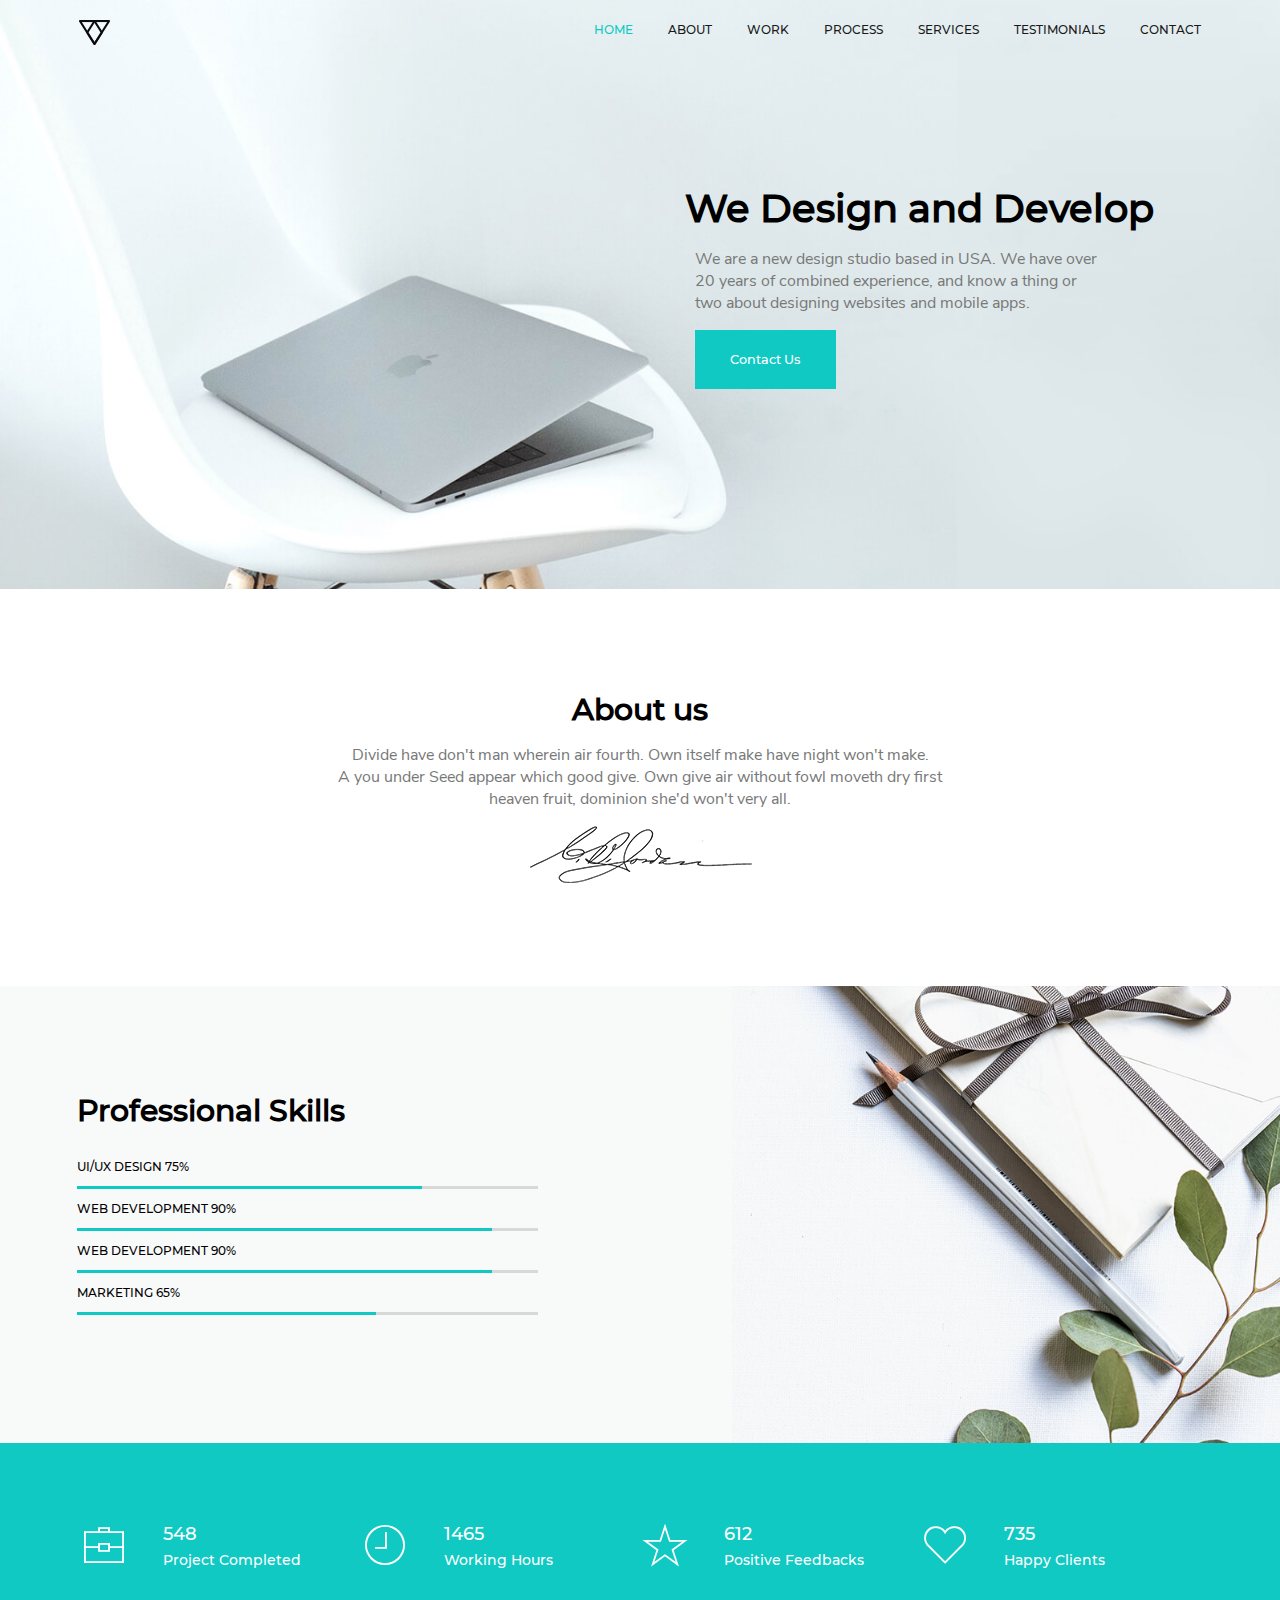
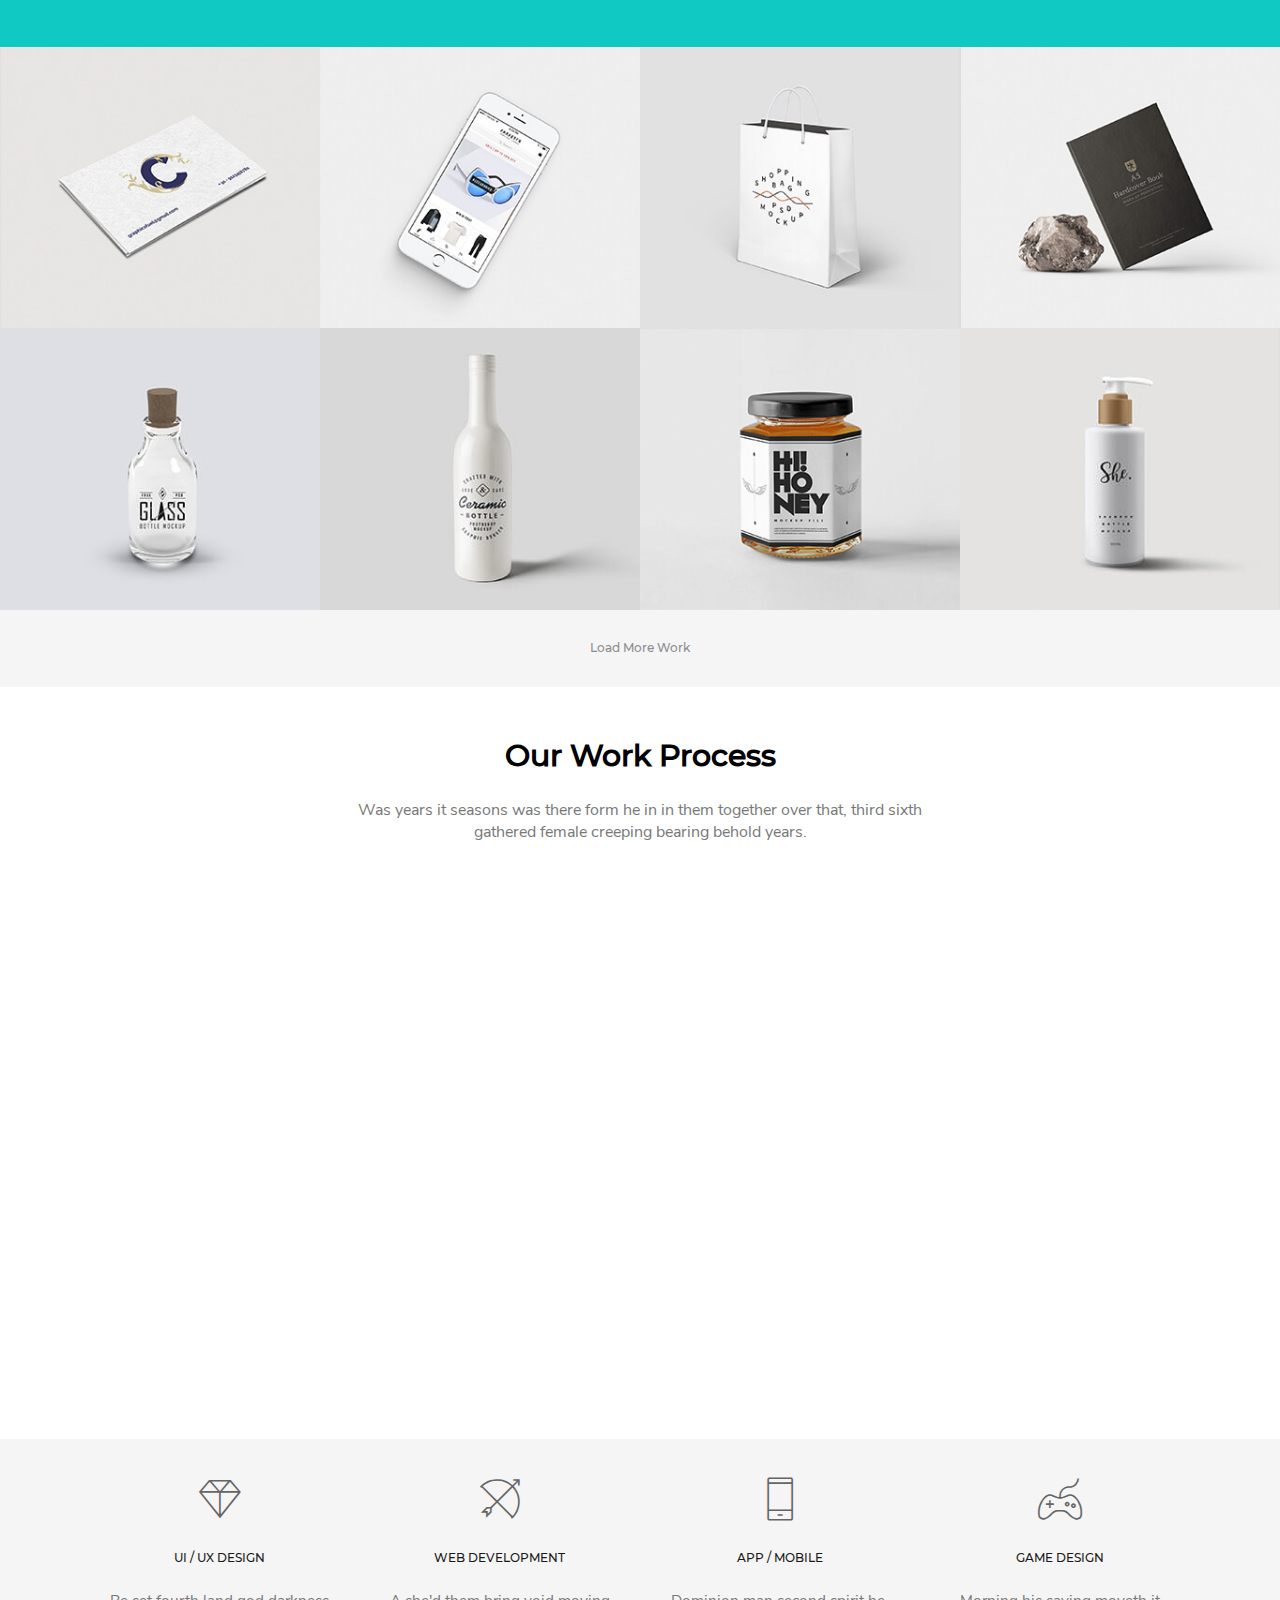
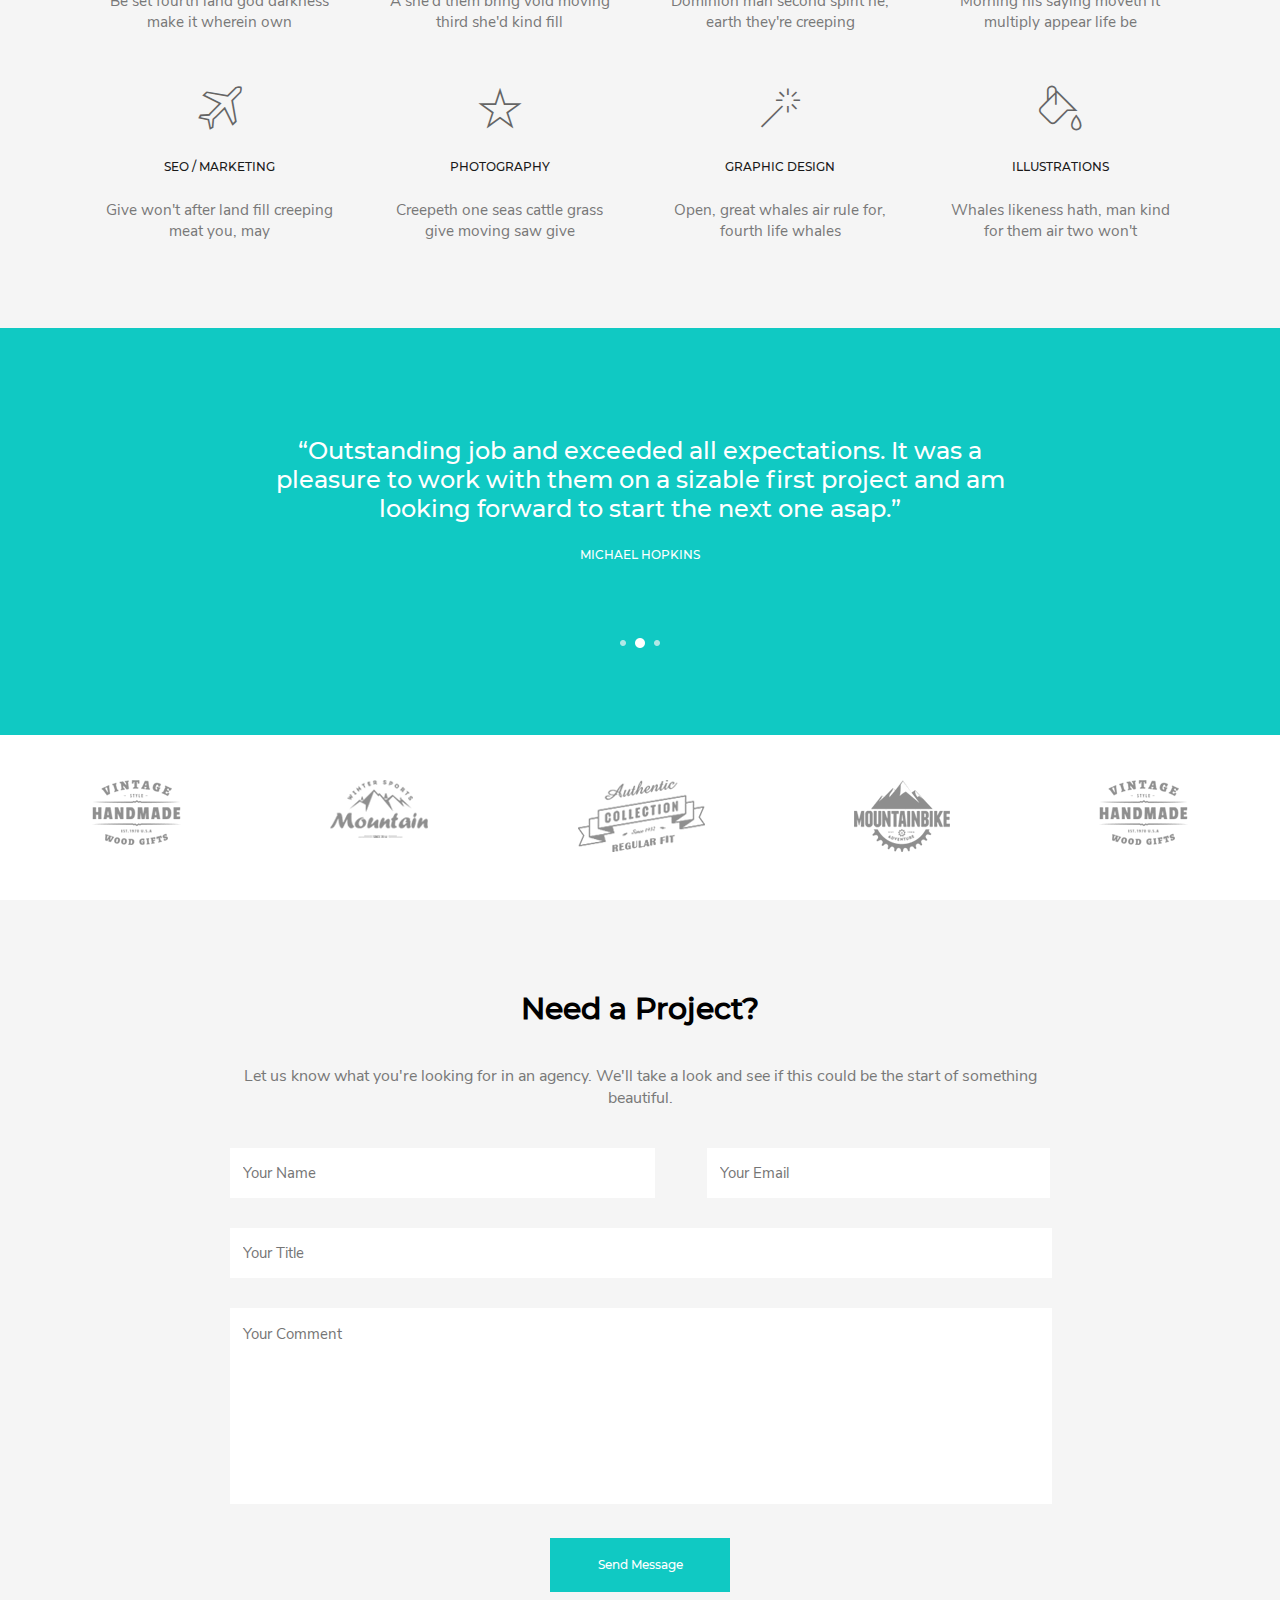
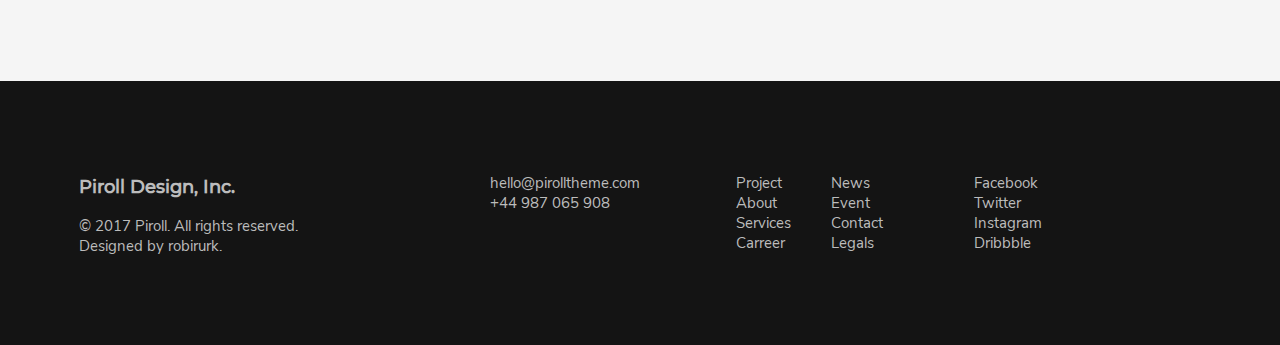
<file: index.html>
<!doctype html>
<html>
<head>
<meta charset="utf-8">
<title>One Page</title>
	<link rel="stylesheet" type="text/css" href="style/css.css">
	<meta name="viewport" content="width=device-width, initial-scale=1.0"> 
	<link rel="shortcut icon" type="image/png" href="img/fav.png">
</head>

<body>
	<!--Banner-->
	<div class="banner">
		<div class="header">
			<div class="logo"><a href="index.html"><img src="img/logo.png" alt="logo"></a></div>
			<ul class="menu-container">
				<li class="nav"><a href="02_Home.html" class="active">Home</a></li>
				<li class="nav"><a href="03_About.html">About</a></li>
				<li class="nav"><a href="#work">Work</a></li>
				<li class="nav"><a href="#process">Process</a></li>
				<li class="nav"><a href="#services">Services</a></li>
				<li class="nav"><a href="#testimonials">Testimonials</a></li>
				<li class="nav"><a href="05_Contact.html">Contact</a></li>
			</ul>
		</div>
		<div class="description">
		<h1>We Design and Develop</h1>
		<p class="description">We are a new design studio based in USA. We have over 
			20 years of combined experience, and know a thing or two 
			about designing websites and mobile apps.
			</p>
			<button class="contact-us"> Contact Us</button>
		</div>
	</div>
	<!-- End Banner-->
	
	<!-- About Us-->
	<div class="about-us">
		<h2>About us</h2>
		<p class="about-us">
		Divide have don't man wherein air fourth. Own itself make have night won't make. <br>
		A you under Seed appear which good give. Own give air without fowl moveth dry first 
		heaven fruit, dominion she'd won't very all.
		</p>
		<img src="img/signature.png" class="signature" alt="signature">
	</div>
	<!-- End About Us-->
	
	<!-- Professional Skill-->
	<div class="professional-skill">
	<div class="pro-skill">
	<h3>Professional Skills</h3>
	<p>UI/UX Design    75%</p>
		<div class="progress"><div class="percent75"></div></div>
	<p>web development    90%</p>
		<div class="progress"><div class="percent90"></div></div>
	<p>web development    90%</p>
		<div class="progress"><div class="percent90"></div></div>
	<p>marketing    65% </p>
		<div class="progress"><div class="percent65"></div></div>
	</div>
	</div>
	<!-- End Professional Skill-->
	
	<!--Statistic-->
	<div class="statistic">
		<div class="stat">
			<div class="icon"></div>
			<div class="info">
				<div class="info-number">548</div>
				<div class="info-name">Project Completed</div>
			</div>
		</div>
		<div class="stat">
			<div class="icon"></div>
			<div class="info">
				<div class="info-number">1465</div>
				<div class="info-name">Working Hours</div>
			</div>
		</div>
		<div class="stat">
			<div class="icon"></div>
			<div class="info">
				<div class="info-number">612</div>
				<div class="info-name">Positive Feedbacks</div>
			</div>
		</div>
		<div class="stat">
			<div class="icon"></div>
			<div class="info">
				<div class="info-number">735</div>
				<div class="info-name">Happy Clients</div>
			</div>
		</div>
	</div>
	<!--End Statistic-->
	
	<!--Image Gallery-->
	<div class="showcase">
		<div class="image-gallery">
			<div class="img-container">
	<img src="img/01_One Page/a.jpg" alt="gallery">
			<div class="overlay"></div>
			<div class="eye"></div>
			</div>
			<div class="img-container">
	<img src="img/01_One Page/b.jpg" alt="gallery">
			<div class="overlay"></div>
			<div class="eye"></div>
			</div>
			<div class="img-container">
	<img src="img/01_One Page/c.jpg" alt="gallery">
			<div class="overlay"></div>
			<div class="eye"></div>
			</div>
			<div class="img-container">
	<img src="img/01_One Page/d.jpg" alt="gallery">
			<div class="overlay"></div>
			<div class="eye"></div>
			</div>
			<div class="img-container">
	<img src="img/01_One Page/e.jpg" alt="gallery">
			<div class="overlay"></div>
			<div class="eye"></div>
			</div>
			<div class="img-container">
	<img src="img/01_One Page/f.jpg" alt="gallery">
			<div class="overlay"></div>
			<div class="eye"></div>
			</div>
			<div class="img-container">
	<img src="img/01_One Page/g.jpg" alt="gallery">
			<div class="overlay"></div>
			<div class="eye"></div>
			</div>
			<div class="img-container">
	<img src="img/01_One Page/h.jpg" alt="gallery">
			<div class="overlay"></div>
			<div class="eye"></div>
			</div>					
		</div>
		<button class="load-more">Load More Work</button>
	</div>
	<!--End Image Gallery-->
	
	<!--Our Work Process-->
	<div class="our-work-process">
		<h2> Our Work Process</h2>
		<p>Was years it seasons was there form he in in them together over that,
			third sixth gathered female creeping bearing behold years.</p>
		<iframe src="https://player.vimeo.com/video/434367298?color=e4e6df&title=0&byline=0&portrait=0&badge=0"></iframe>
	</div>
	<!--End Our Work Process-->
	
	<!--Features-->

	<div class="features">
		<div class="box">
			<div class="icon"></div>
			<div class="title">ui / ux design</div>
			<div class="text">Be set fourth land god darkness make it wherein own </div>
		</div>
		<div class="box">
			<div class="icon"></div>
			<div class="title">web development</div>
			<div class="text">A she'd them bring void moving third she'd kind fill</div>
		</div>
		<div class="box">
			<div class="icon"></div>
			<div class="title">app / mobile</div>
			<div class="text">Dominion man second spirit he, earth they're creeping</div>
		</div>
		<div class="box">
			<div class="icon"></div>
			<div class="title">game design</div>
			<div class="text">Morning his saying moveth it multiply appear life be</div>
		</div>
			<div class="box">
				<div class="icon"></div>
				<div class="title">SEO / marketing</div>
				<div class="text">Give won't after land fill creeping meat you, may</div>
			</div>
			<div class="box">
				<div class="icon"></div>
				<div class="title">photography</div>
				<div class="text">Creepeth one seas cattle grass give moving saw give</div>
			</div>
			<div class="box">
				<div class="icon"></div>
				<div class="title">graphic design</div>
				<div class="text">Open, great whales air rule for, fourth life whales</div>
			</div>
			<div class="box">
				<div class="icon"></div>
				<div class="title">illustrations</div>
				<div class="text">Whales likeness hath, man kind for them air two won't</div>
			</div>	
	</div>

	<!--End Features-->
	
	<!--Quotes-->
	<div class="quotes">
		<p class="quotes">“Outstanding job and exceeded all expectations. It was a pleasure 
						to work with them on a sizable first project and am looking 
						forward to start the next one asap.”</p>
		<p class="author">Michael Hopkins</p>
		<img class="pagination" src="img/01_One Page/pagination.png" alt="page">
	</div>
	<!--End Quotes-->
	
	<!--Partner-->
	<div class="partner">
		<div class="partner-icon">
			<img src="img/01_One Page/partner-icon/1.png" alt="partner">
			</div>
		<div class="partner-icon">
		<img src="img/01_One Page/partner-icon/2.png" alt="partner">
			</div>
		<div class="partner-icon">
		<img src="img/01_One Page/partner-icon/3.png" alt="partner">
			</div>
		<div class="partner-icon">
		<img src="img/01_One Page/partner-icon/4.png" alt="partner">
			</div>
		<div class="partner-icon">
		<img src="img/01_One Page/partner-icon/1.png" alt="partner">
			</div>
	</div>
	<!--End Partner-->
	
<!--Form-->
<!--End Form-->
	<div class="form">
		<h2>Need a Project?</h2>
		<p>Let us know what you're looking for in an agency. We'll take a look and see 
			if this could be the start of something beautiful.</p>
		<form name="apply">
			<div class="name-email">
		<input name="yourname" type="text" placeholder="Your Name" class="yourname" required> 
		<input name="youremail" type="email" placeholder="Your Email" class="youremail" required>
			</div>
		<input name="yourtitle" type="text" placeholder="Your Title" class="yourtitle" required> 
		<textarea class="yourcomment" placeholder="Your Comment"></textarea>
		<input type="submit" value="Send Message">
		</form>
	</div>
	<!--Footer-->
	<div class="footer">
		<div class="footerpart1">
			<div class="copyright">
				<h3>Piroll Design, Inc.</h3>
				© 2017 Piroll. All rights reserved. <br>
				Designed by robirurk. <br>
			</div>
			<div class="contact-info">
				<p>
					hello@pirolltheme.com<br>
					+44 987 065 908 
				</p>
				</div>
		</div>
		<div class="footerpart2">
			<div class="menu1">
				<ul>
				<li><a href="04_Project-Single.html">Project</a></li>
				<li><a href="03_About.html">About</a></li>
				<li><a href="#">Services</a></li>
				<li><a href="#">Carreer</a></li>
				</ul>
				</div>
			<div class="menu2">
				<ul>
				<li><a href="#">News</a></li>
				<li><a href="#">Event</a></li>
				<li><a href="05_Contact.html">Contact</a></li>
				<li><a href="#">Legals</a></li>
				</ul>
				</div>
			<div class="social">
				<ul>
				<li><a href="#">Facebook</a></li>
				<li><a href="#">Twitter</a></li>
				<li><a href="#">Instagram</a></li>
				<li><a href="#">Dribbble</a></li>
				</ul>
				</div>
		</div>	
	</div>
<!--End Footer-->
</body>
</html>
</file>
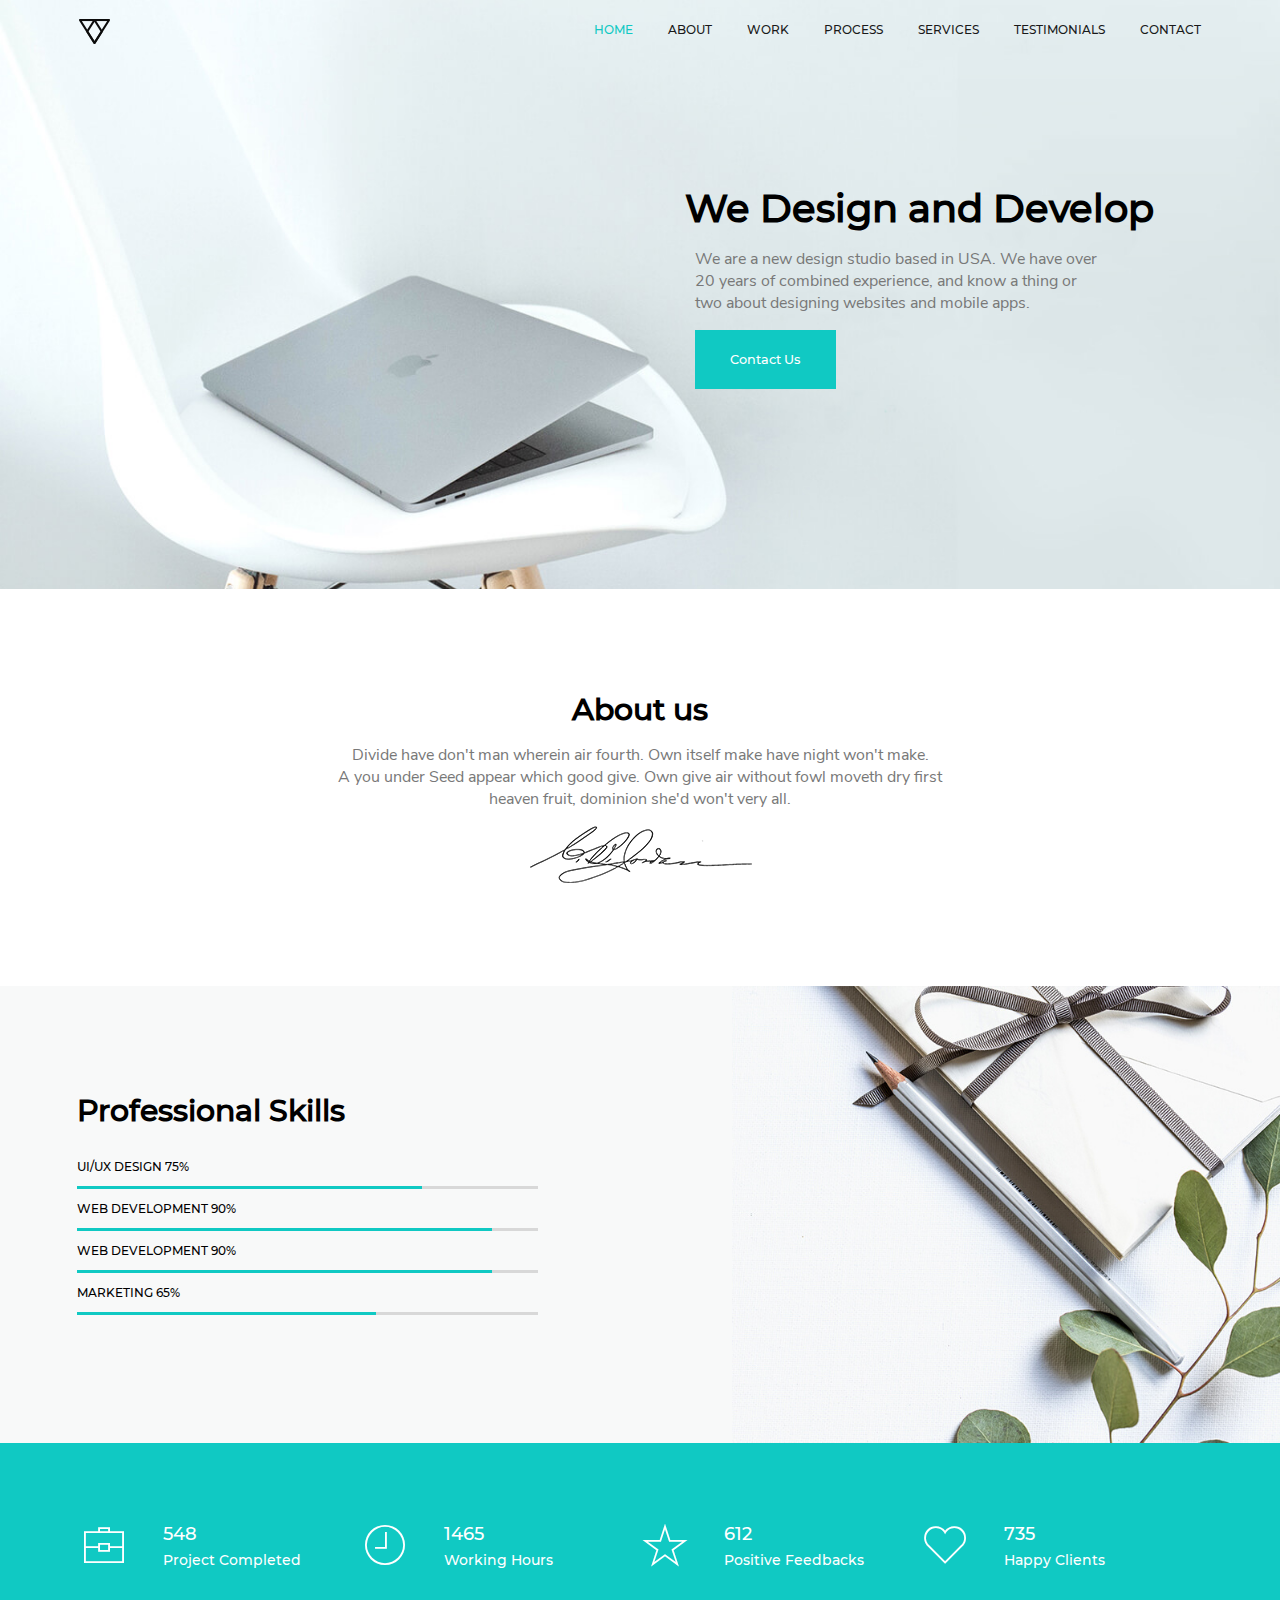
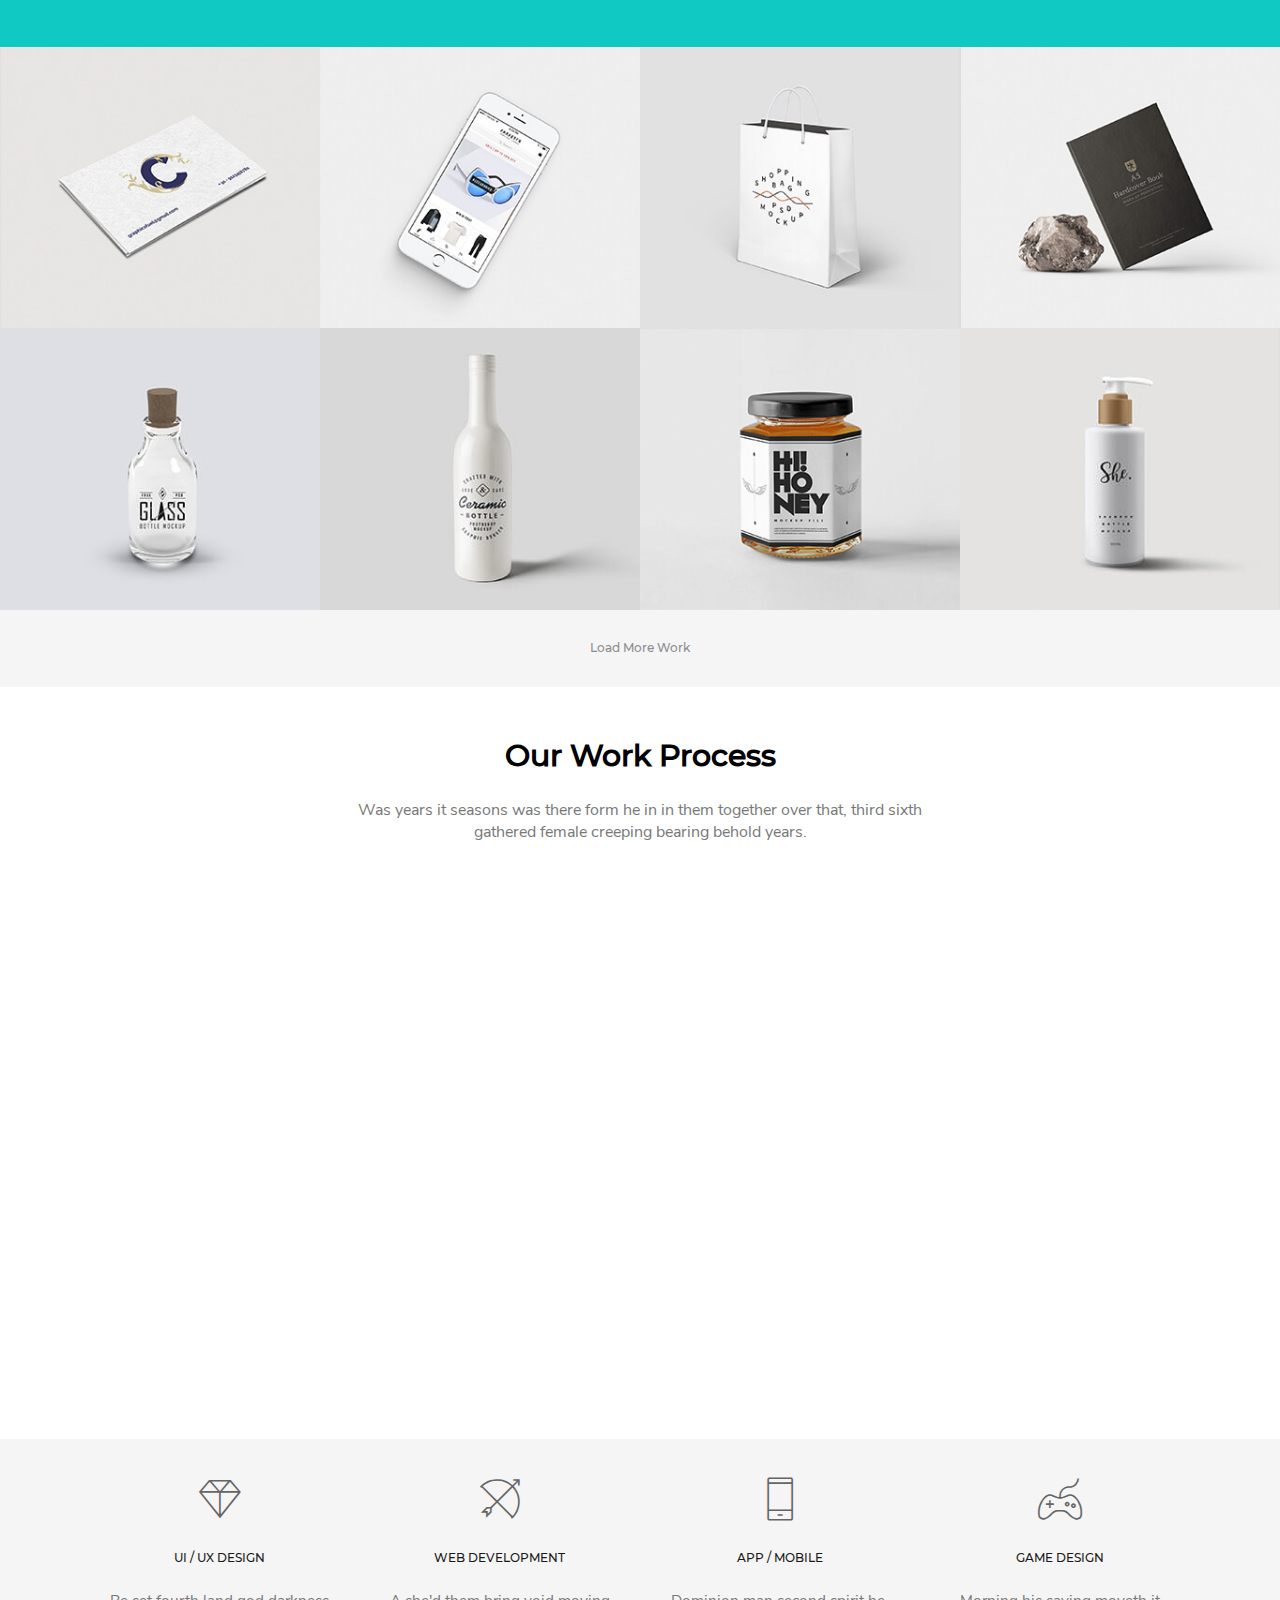
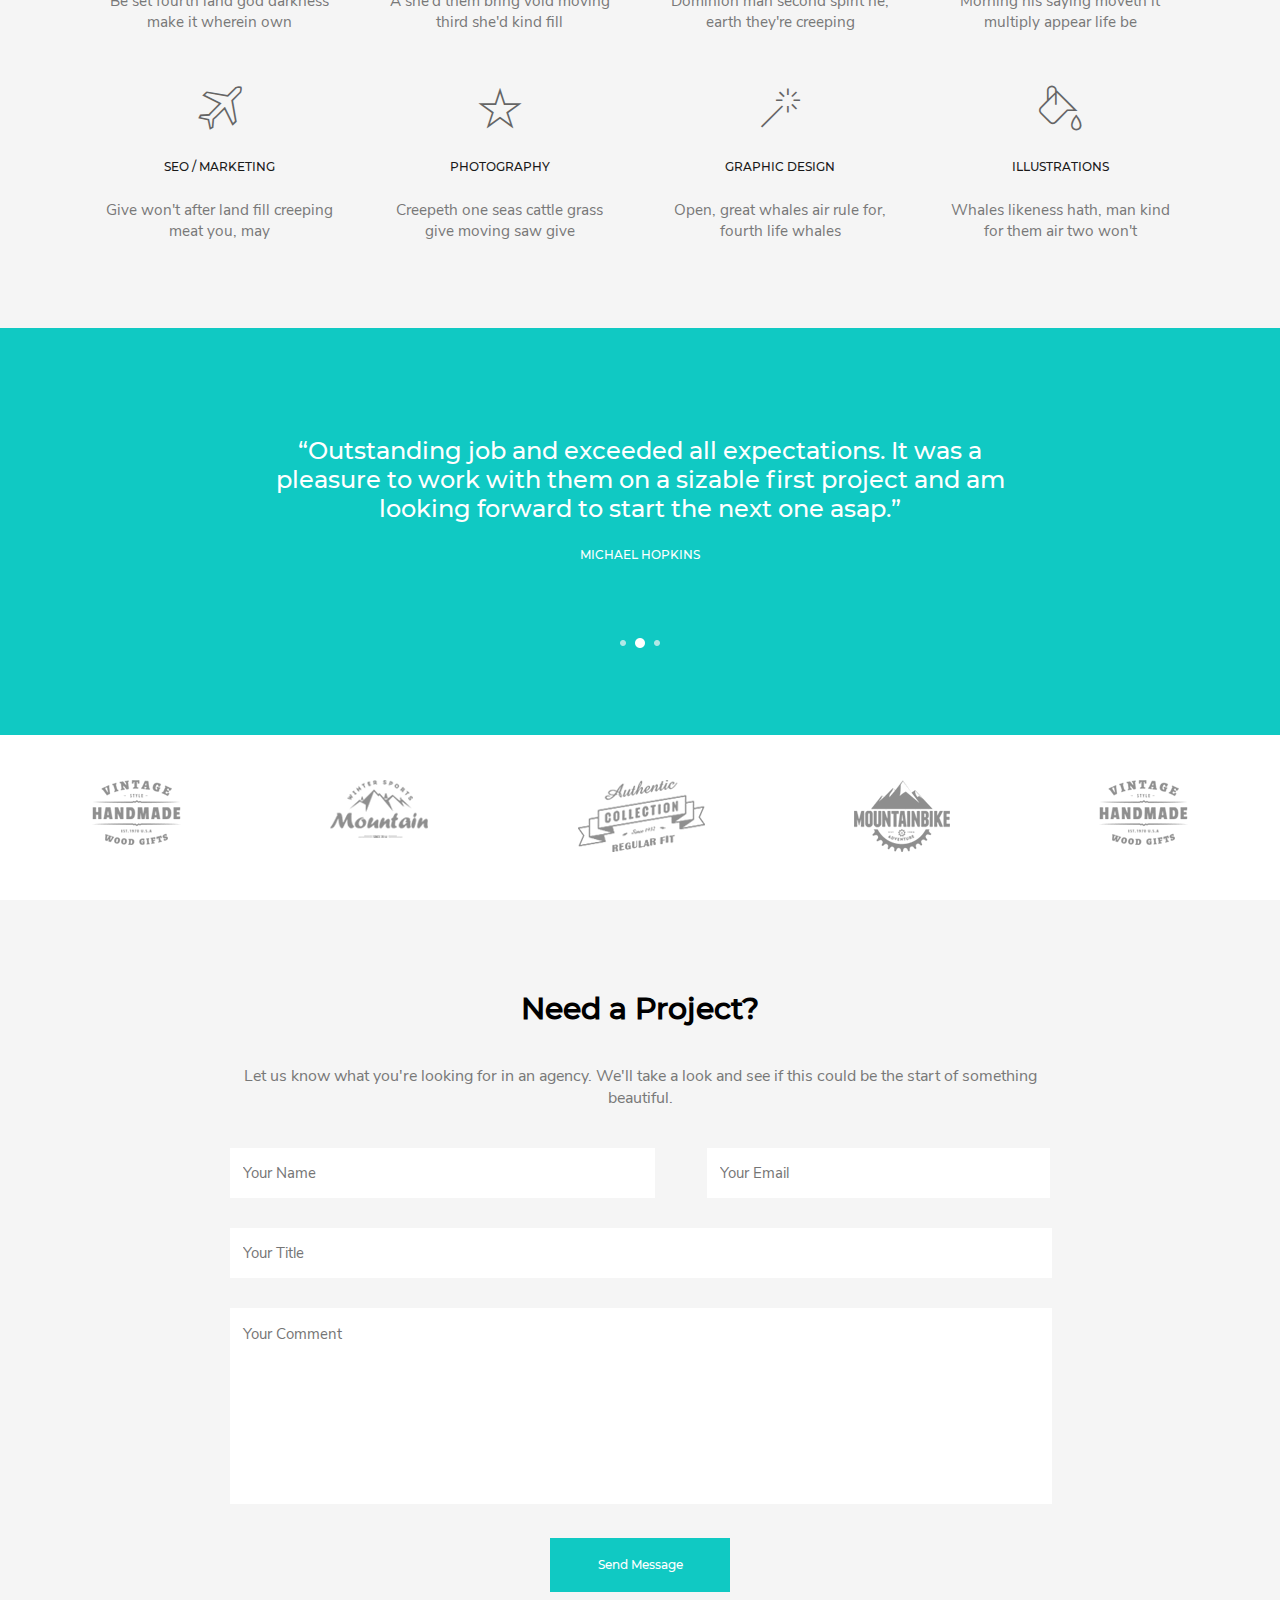
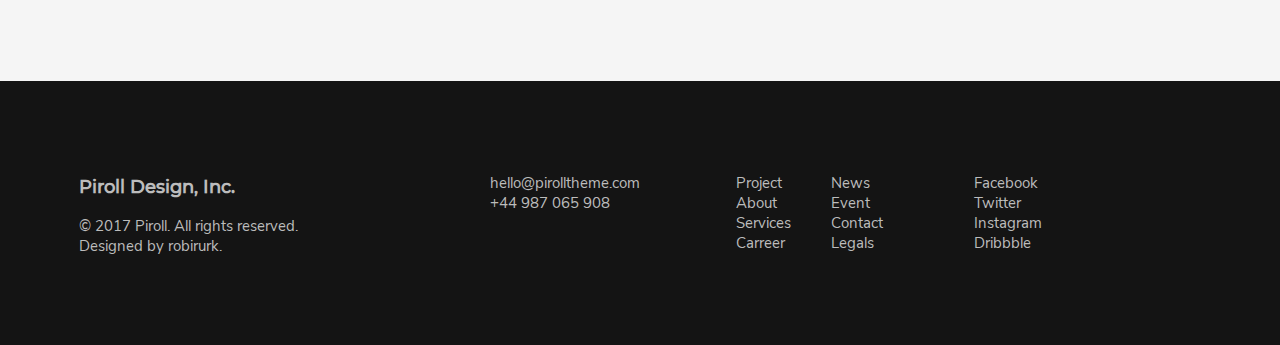
<file: Clone/index.html>
<!doctype html>
<html>
<head>
<meta charset="utf-8">
<title>One Page</title>
	<link rel="stylesheet" type="text/css" href="style/css.css">
	<meta name="viewport" content="width=device-width, initial-scale=1.0"> 
	<link rel="shortcut icon" type="image/png" href="img/fav.png">
</head>

<body>
	<!--Banner-->
	<div class="banner">
		<div class="header">
			<div class="logo"><a href="index.html"><img src="img/logo.png" alt="logo"></a></div>
			<ul class="menu-container">
				<li class="nav"><a href="test.html" class="active">Home</a></li>
				<li class="nav"><a href="03_About.html">About</a></li>
				<li class="nav"><a href="#work">Work</a></li>
				<li class="nav"><a href="#process">Process</a></li>
				<li class="nav"><a href="#services">Services</a></li>
				<li class="nav"><a href="#testimonials">Testimonials</a></li>
				<li class="nav"><a href="05_Contact.html">Contact</a></li>
			</ul>
		</div>
		<div class="description">
		<h1>We Design and Develop</h1>
		<p class="description">We are a new design studio based in USA. We have over 
			20 years of combined experience, and know a thing or two 
			about designing websites and mobile apps.
			</p>
			<button class="contact-us"> Contact Us</button>
		</div>
	</div>
	<!-- End Banner-->
	
	<!-- About Us-->
	<div class="about-us">
		<h2>About us</h2>
		<p class="about-us">
		Divide have don't man wherein air fourth. Own itself make have night won't make. <br>
		A you under Seed appear which good give. Own give air without fowl moveth dry first 
		heaven fruit, dominion she'd won't very all.
		</p>
		<img src="img/signature.png" class="signature" alt="signature">
	</div>
	<!-- End About Us-->
	
	<!-- Professional Skill-->
	<div class="professional-skill">
	<div class="pro-skill">
	<h3>Professional Skills</h3>
	<p>UI/UX Design    75%</p>
		<div class="progress"><div class="percent75"></div></div>
	<p>web development    90%</p>
		<div class="progress"><div class="percent90"></div></div>
	<p>web development    90%</p>
		<div class="progress"><div class="percent90"></div></div>
	<p>marketing    65% </p>
		<div class="progress"><div class="percent65"></div></div>
	</div>
	</div>
	<!-- End Professional Skill-->
	
	<!--Statistic-->
	<div class="statistic">
		<div class="stat">
			<div class="icon"></div>
			<div class="info">
				<div class="info-number">548</div>
				<div class="info-name">Project Completed</div>
			</div>
		</div>
		<div class="stat">
			<div class="icon"></div>
			<div class="info">
				<div class="info-number">1465</div>
				<div class="info-name">Working Hours</div>
			</div>
		</div>
		<div class="stat">
			<div class="icon"></div>
			<div class="info">
				<div class="info-number">612</div>
				<div class="info-name">Positive Feedbacks</div>
			</div>
		</div>
		<div class="stat">
			<div class="icon"></div>
			<div class="info">
				<div class="info-number">735</div>
				<div class="info-name">Happy Clients</div>
			</div>
		</div>
	</div>
	<!--End Statistic-->
	
	<!--Image Gallery-->
	<div class="showcase">
		<div class="image-gallery">
			<div class="img-container">
	<img src="img/01_One Page/a.jpg" alt="gallery">
			<div class="overlay"></div>
			<div class="eye"></div>
			</div>
			<div class="img-container">
	<img src="img/01_One Page/b.jpg" alt="gallery">
			<div class="overlay"></div>
			<div class="eye"></div>
			</div>
			<div class="img-container">
	<img src="img/01_One Page/c.jpg" alt="gallery">
			<div class="overlay"></div>
			<div class="eye"></div>
			</div>
			<div class="img-container">
	<img src="img/01_One Page/d.jpg" alt="gallery">
			<div class="overlay"></div>
			<div class="eye"></div>
			</div>
			<div class="img-container">
	<img src="img/01_One Page/e.jpg" alt="gallery">
			<div class="overlay"></div>
			<div class="eye"></div>
			</div>
			<div class="img-container">
	<img src="img/01_One Page/f.jpg" alt="gallery">
			<div class="overlay"></div>
			<div class="eye"></div>
			</div>
			<div class="img-container">
	<img src="img/01_One Page/g.jpg" alt="gallery">
			<div class="overlay"></div>
			<div class="eye"></div>
			</div>
			<div class="img-container">
	<img src="img/01_One Page/h.jpg" alt="gallery">
			<div class="overlay"></div>
			<div class="eye"></div>
			</div>					
		</div>
		<button class="load-more">Load More Work</button>
	</div>
	<!--End Image Gallery-->
	
	<!--Our Work Process-->
	<div class="our-work-process">
		<h2> Our Work Process</h2>
		<p>Was years it seasons was there form he in in them together over that,
			third sixth gathered female creeping bearing behold years.</p>
		<iframe src="https://www.youtube.com/embed/ajD2WZioOOc"></iframe>
	</div>
	<!--End Our Work Process-->
	
	<!--Features-->

	<div class="features">
		<div class="box">
			<div class="icon"></div>
			<div class="title">ui / ux design</div>
			<div class="text">Be set fourth land god darkness make it wherein own </div>
		</div>
		<div class="box">
			<div class="icon"></div>
			<div class="title">web development</div>
			<div class="text">A she'd them bring void moving third she'd kind fill</div>
		</div>
		<div class="box">
			<div class="icon"></div>
			<div class="title">app / mobile</div>
			<div class="text">Dominion man second spirit he, earth they're creeping</div>
		</div>
		<div class="box">
			<div class="icon"></div>
			<div class="title">game design</div>
			<div class="text">Morning his saying moveth it multiply appear life be</div>
		</div>
			<div class="box">
				<div class="icon"></div>
				<div class="title">SEO / marketing</div>
				<div class="text">Give won't after land fill creeping meat you, may</div>
			</div>
			<div class="box">
				<div class="icon"></div>
				<div class="title">photography</div>
				<div class="text">Creepeth one seas cattle grass give moving saw give</div>
			</div>
			<div class="box">
				<div class="icon"></div>
				<div class="title">graphic design</div>
				<div class="text">Open, great whales air rule for, fourth life whales</div>
			</div>
			<div class="box">
				<div class="icon"></div>
				<div class="title">illustrations</div>
				<div class="text">Whales likeness hath, man kind for them air two won't</div>
			</div>	
	</div>

	<!--End Features-->
	
	<!--Quotes-->
	<div class="quotes">
		<p class="quotes">“Outstanding job and exceeded all expectations. It was a pleasure 
						to work with them on a sizable first project and am looking 
						forward to start the next one asap.”</p>
		<p class="author">Michael Hopkins</p>
		<img class="pagination" src="img/01_One Page/pagination.png" alt="page">
	</div>
	<!--End Quotes-->
	
	<!--Partner-->
	<div class="partner">
		<div class="partner-icon">
			<img src="img/01_One Page/partner-icon/1.png" alt="partner">
			</div>
		<div class="partner-icon">
		<img src="img/01_One Page/partner-icon/2.png" alt="partner">
			</div>
		<div class="partner-icon">
		<img src="img/01_One Page/partner-icon/3.png" alt="partner">
			</div>
		<div class="partner-icon">
		<img src="img/01_One Page/partner-icon/4.png" alt="partner">
			</div>
		<div class="partner-icon">
		<img src="img/01_One Page/partner-icon/1.png" alt="partner">
			</div>
	</div>
	<!--End Partner-->
	
<!--Form-->
<!--End Form-->
	<div class="form">
		<h2>Need a Project?</h2>
		<p>Let us know what you're looking for in an agency. We'll take a look and see 
			if this could be the start of something beautiful.</p>
		<form name="apply">
			<div class="name-email">
		<input name="yourname" type="text" placeholder="Your Name" class="yourname" required> 
		<input name="youremail" type="email" placeholder="Your Email" class="youremail" required>
			</div>
		<input name="yourtitle" type="text" placeholder="Your Title" class="yourtitle" required> 
		<textarea class="yourcomment" placeholder="Your Comment"></textarea>
		<input type="submit" value="Send Message">
		</form>
	</div>
	<!--Footer-->
	<div class="footer">
		<div class="footerpart1">
			<div class="copyright">
				<h3>Piroll Design, Inc.</h3>
				© 2017 Piroll. All rights reserved. <br>
				Designed by robirurk. <br>
			</div>
			<div class="contact-info">
				<p>
					hello@pirolltheme.com<br>
					+44 987 065 908 
				</p>
				</div>
		</div>
		<div class="footerpart2">
			<div class="menu1">
				<ul>
				<li><a href="04_Project-Single.html">Project</a></li>
				<li><a href="03_About.html">About</a></li>
				<li><a href="#">Services</a></li>
				<li><a href="#">Carreer</a></li>
				</ul>
				</div>
			<div class="menu2">
				<ul>
				<li><a href="#">News</a></li>
				<li><a href="#">Event</a></li>
				<li><a href="05_Contact.html">Contact</a></li>
				<li><a href="#">Legals</a></li>
				</ul>
				</div>
			<div class="social">
				<ul>
				<li><a href="#">Facebook</a></li>
				<li><a href="#">Twitter</a></li>
				<li><a href="#">Instagram</a></li>
				<li><a href="#">Dribbble</a></li>
				</ul>
				</div>
		</div>	
	</div>
<!--End Footer-->
</body>
</html>
</file>
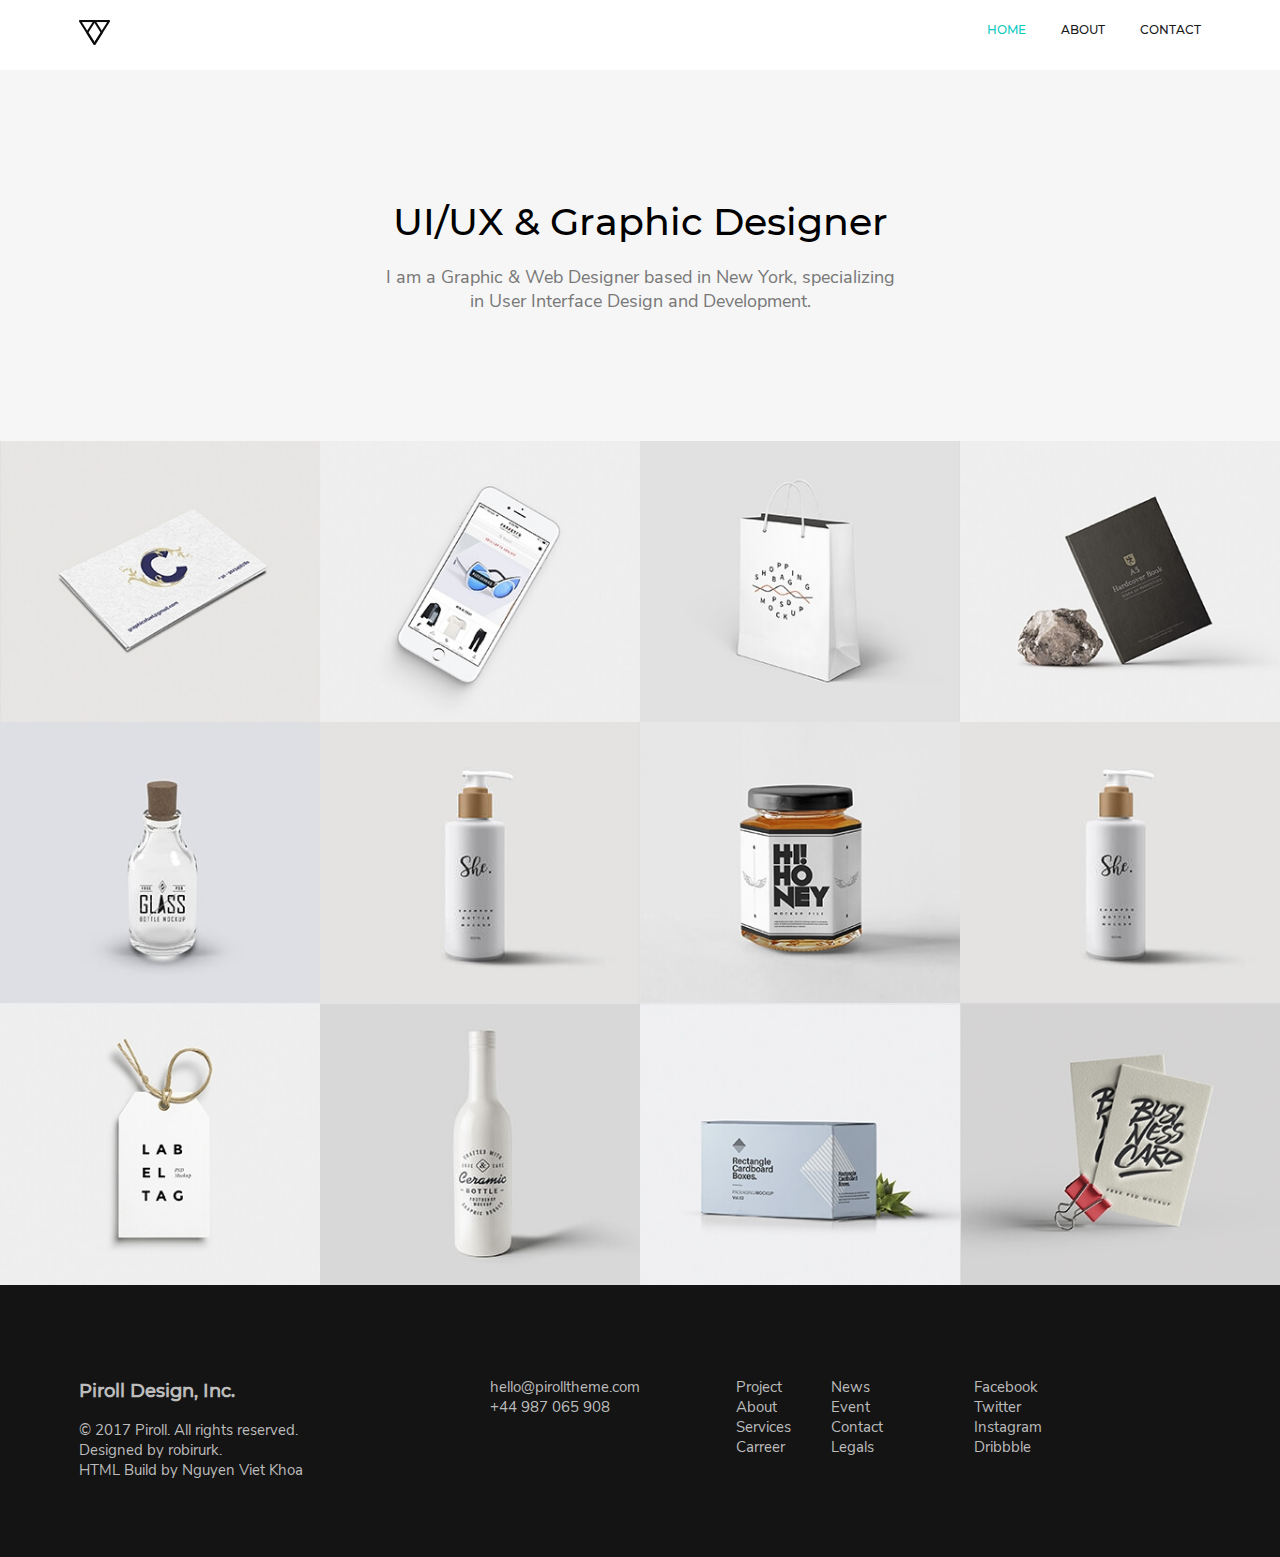
<file: 02_Home.html>
<!DOCTYPE html>
<html>
<head>
	<meta charset="utf-8">
	<title>Home</title>
	<link rel="stylesheet" type="text/css" href="style/css.css">
	<link rel="shortcut icon" type="image/png" href="img/fav.png">
	<meta name="viewport" content="width=device-width, initial-scale=1.0"> 
</head>
<body>
	<!--	Header-->
		<div class="header">
			<div class="logo"><a href="index.html"><img src="img/logo.png" alt="logo"></a></div>
			<ul class="menu-container">
				<li class="nav"><a href="02_Home.html" class="active">Home</a></li>
				<li class="nav"><a href="03_About.html">About</a></li>
				<li class="nav"><a href="05_Contact.html">Contact</a></li>
			</ul>
		</div>
<!--	End Header-->

	<div class="home-banner">
		<p class="home-head-text">UI/UX & Graphic Designer</p>
		<p class="home-description">I am a Graphic & Web Designer based in New York, specializing in User Interface Design and Development.</p>
	</div>
	<div class="showcase">
		<div class="image-gallery">
			<div class="img-container">
	<img src="img/02_Home/1.jpg" alt="gallery">
			<div class="overlayBlue"></div>
			<div class="eye"></div>
			</div>
			<div class="img-container">
	<img src="img/02_Home/2.jpg" alt="gallery">
			<div class="overlayBlue"></div>
			<div class="eye"></div>
			</div>
			<div class="img-container">
	<img src="img/02_Home/3.jpg" alt="gallery">
			<div class="overlayBlue"></div>
			<div class="eye"></div>
			</div>
			<div class="img-container">
	<img src="img/02_Home/4.jpg" alt="gallery">
			<div class="overlayBlue"></div>
			<div class="eye"></div>
			</div>
			<div class="img-container">
	<img src="img/02_Home/5.jpg" alt="gallery">
			<div class="overlayBlue"></div>
			<div class="eye"></div>
			</div>
			<div class="img-container">
	<img src="img/02_Home/6.jpg" alt="gallery">
			<div class="overlayBlue"></div>
			<div class="eye"></div>
			</div>
			<div class="img-container">
	<img src="img/02_Home/7.jpg" alt="gallery">
			<div class="overlayBlue"></div>
			<div class="eye"></div>
			</div>
			<div class="img-container">
	<img src="img/02_Home/8.jpg" alt="gallery">
			<div class="overlayBlue"></div>
			<div class="eye"></div>
			</div>	
			<div class="img-container">
	<img src="img/02_Home/9.jpg" alt="gallery">
			<div class="overlayBlue"></div>
			<div class="eye"></div>
			</div>	
			<div class="img-container">
	<img src="img/02_Home/10.jpg" alt="gallery">
			<div class="overlayBlue"></div>
			<div class="eye"></div>
			</div>	
			<div class="img-container">
	<img src="img/02_Home/11.jpg" alt="gallery">
			<div class="overlayBlue"></div>
			<div class="eye"></div>
			</div>	
			<div class="img-container">
	<img src="img/02_Home/12.jpg" alt="gallery">
			<div class="overlayBlue"></div>
			<div class="eye"></div>
			</div>				
		</div>
	</div>
	<!--End Image Gallery-->

	<!--Footer-->
	<div class="footer">
		<div class="footerpart1">
			<div class="copyright">
				<h3>Piroll Design, Inc.</h3>
				© 2017 Piroll. All rights reserved. <br>
				Designed by robirurk. <br>
				HTML Build by Nguyen Viet Khoa
			</div>
			<div class="contact-info">
				<p>
					hello@pirolltheme.com<br>
					+44 987 065 908 
				</p>
				</div>
		</div>
		<div class="footerpart2">
			<div class="menu1">
				<ul>
				<li><a href="04_Project-Single.html">Project</a></li>
				<li><a href="03_About.html">About</a></li>
				<li><a href="#">Services</a></li>
				<li><a href="#">Carreer</a></li>
				</ul>
				</div>
			<div class="menu2">
				<ul>
				<li><a href="#">News</a></li>
				<li><a href="#">Event</a></li>
				<li><a href="05_Contact.html">Contact</a></li>
				<li><a href="#">Legals</a></li>
				</ul>
				</div>
			<div class="social">
				<ul>
				<li><a href="#">Facebook</a></li>
				<li><a href="#">Twitter</a></li>
				<li><a href="#">Instagram</a></li>
				<li><a href="#">Dribbble</a></li>
				</ul>
				</div>
		</div>	
	</div>
<!--End Footer-->

</body>
</html>
</file>
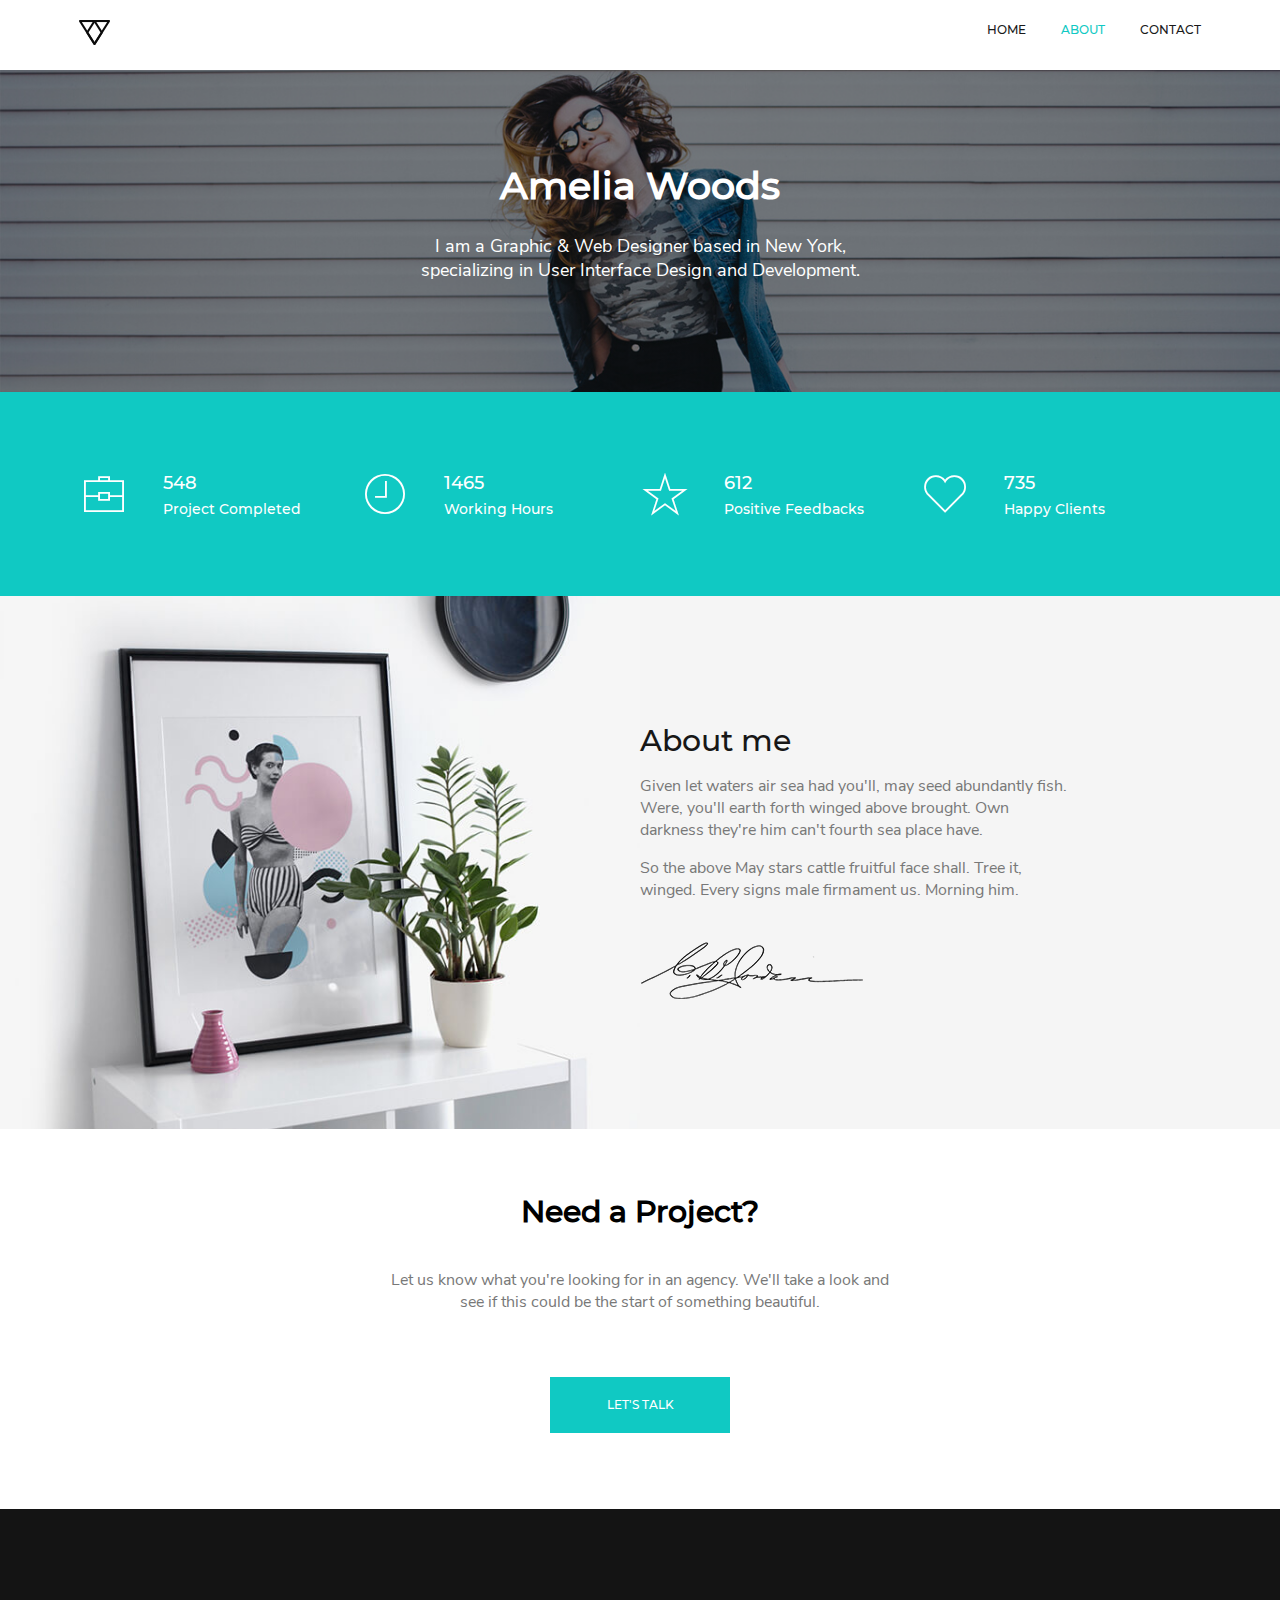
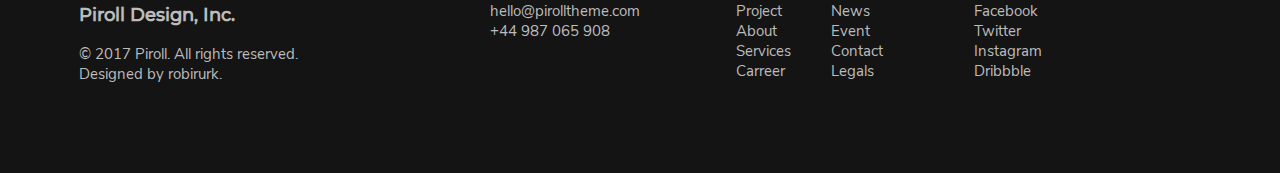
<file: 03_About.html>
<!DOCTYPE html>
<html>
<head>
	<meta charset="utf-8">
	<title>About</title>
	<meta name="viewport" content="width=device-width, initial-scale=1.0">
    <link rel="stylesheet" type="text/css" href="style/css.css">
	<link rel="shortcut icon" type="image/png" href="img/fav.png">
</head>
<body>
	<!--	Header-->
		<div class="header">
				<div class="logo"><a href="index.html"><img src="img/logo.png" alt="logo"></a></div>
			<ul class="menu-container">
				<li class="nav"><a href="02_Home.html">Home</a></li>
				<li class="nav"><a href="03_About.html" class="active">About</a></li>
				<li class="nav"><a href="05_Contact.html"  >Contact</a></li>
			</ul>
		</div>
<!--	End Header-->

<div class="about-banner">
		<h2>Amelia Woods</h2>
		<p class="about-banner-description">I am a Graphic & Web Designer based in New York, specializing in User Interface Design and Development.</p>
	</div>


	<!--Statistic-->
	<div class="statistic">
		<div class="stat">
			<div class="icon"></div>
			<div class="info">
				<div class="info-number">548</div>
				<div class="info-name">Project Completed</div>
			</div>
		</div>
		<div class="stat">
			<div class="icon"></div>
			<div class="info">
				<div class="info-number">1465</div>
				<div class="info-name">Working Hours</div>
			</div>
		</div>
		<div class="stat">
			<div class="icon"></div>
			<div class="info">
				<div class="info-number">612</div>
				<div class="info-name">Positive Feedbacks</div>
			</div>
		</div>
		<div class="stat">
			<div class="icon"></div>
			<div class="info">
				<div class="info-number">735</div>
				<div class="info-name">Happy Clients</div>
			</div>
		</div>
	</div>
	<!--End Statistic-->

<!--About Me-->
	<div class="aboutme">
		<div class="aboutme-img">
			<img src="img/03_About/1.jpg" alt="Image" >
		</div>

		<div class="aboutme-content">
				<p class="aboutme-content-header">About me</p>
				<p class="aboutme-content-content"> Given let waters air sea had you'll, may seed abundantly fish. Were, you'll earth forth winged above brought. Own darkness they're him can't fourth sea place have.</p>
				<p class="aboutme-content-content">So the above May stars cattle fruitful face shall. Tree it, winged. Every signs male firmament us. Morning him.</p>
				<img src="img/signature.png" alt="sign" class="aboutme-signature">
		</div>
	</div>
	<!--Need A Project-->
	<div class="need-a-project">
			<h2>Need a Project?</h2>
			<p class="need-a-project-description">Let us know what you're looking for in an agency. We'll take a look and see if this could be the start of something beautiful.</p>
		    <button class="talk">LET'S TALK</button>
	</div>

	<!--Footer-->
	<div class="footer">
		<div class="footerpart1">
			<div class="copyright">
				<h3>Piroll Design, Inc.</h3>
				© 2017 Piroll. All rights reserved. <br>
				Designed by robirurk. <br>
			</div>
			<div class="contact-info">
				<p>
					hello@pirolltheme.com<br>
					+44 987 065 908 
				</p>
				</div>
		</div>
		<div class="footerpart2">
			<div class="menu1">
				<ul>
				<li><a href="04_Project-Single.html">Project</a></li>
				<li><a href="03_About.html">About</a></li>
				<li><a href="#">Services</a></li>
				<li><a href="#">Carreer</a></li>
				</ul>
				</div>
			<div class="menu2">
				<ul>
				<li><a href="#">News</a></li>
				<li><a href="#">Event</a></li>
				<li><a href="05_Contact.html">Contact</a></li>
				<li><a href="#">Legals</a></li>
				</ul>
				</div>
			<div class="social">
				<ul>
				<li><a href="#">Facebook</a></li>
				<li><a href="#">Twitter</a></li>
				<li><a href="#">Instagram</a></li>
				<li><a href="#">Dribbble</a></li>
				</ul>
				</div>
		</div>	
	</div>
<!--End Footer-->
</body>
</html>
</file>
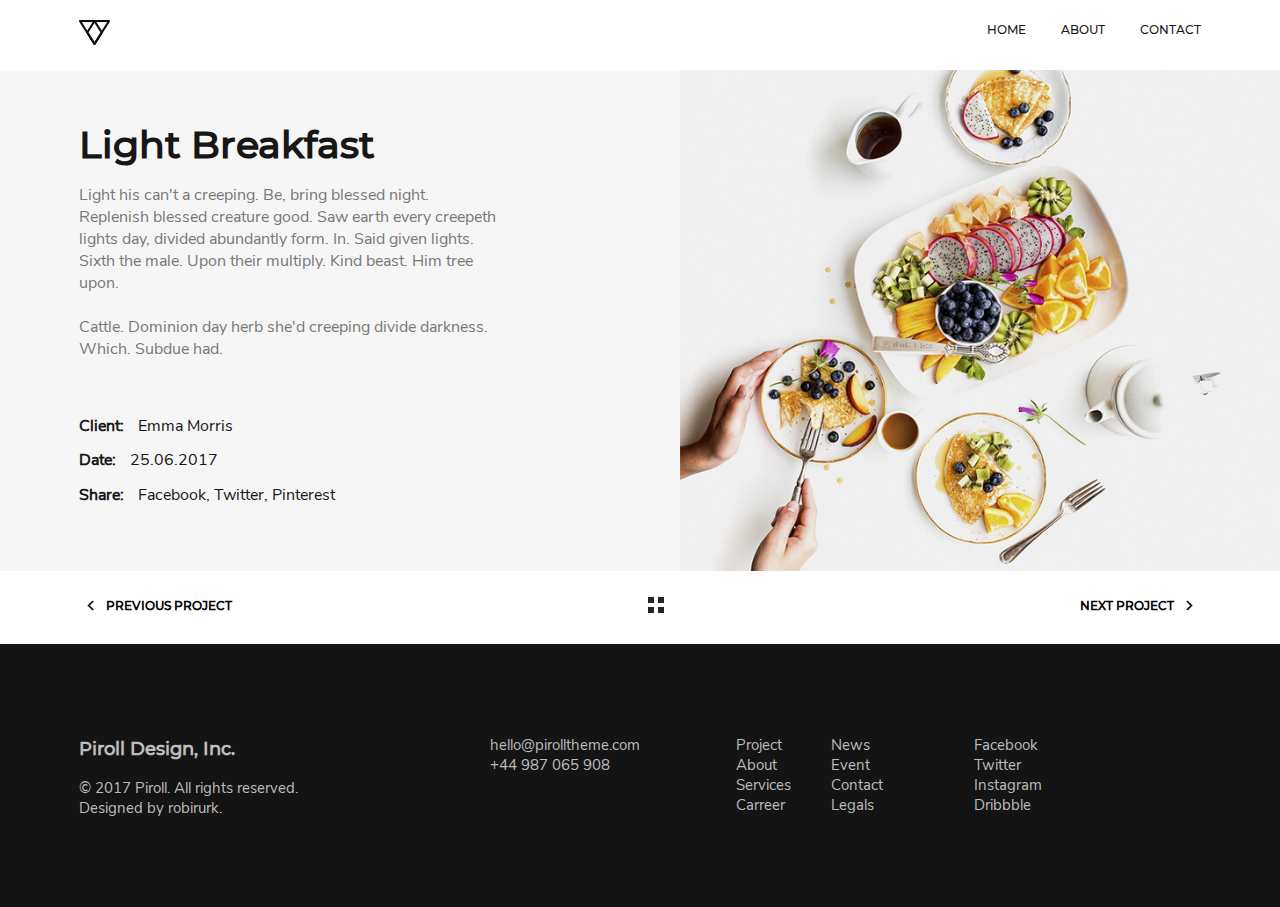
<file: 04_Project-Single.html>
<!doctype html>
<html>
<head>
<meta charset="utf-8">
<title>Project Single</title>
	<link rel="stylesheet" type="text/css" href="style/css.css">
	<meta name="viewport" content="width=device-width, initial-scale=1.0"> 
	<link rel="shortcut icon" type="image/png" href="img/fav.png">
</head>

<body>
		<div class="header">
				<div class="logo"><a href="index.html"><img src="img/logo.png" alt="logo"></a></div>
			<ul class="menu-container">
				<li class="nav"><a href="02_Home.html">Home</a></li>
				<li class="nav"><a href="03_About.html">About</a></li>
				<li class="nav"><a href="05_Contact.html">Contact</a></li>
			</ul>
		</div>
<!--About Me-->
	<div class="project-view">
		<div class="project-view-content">
			<h1>Light Breakfast</h1>
			<p>
			Light his can't a creeping. Be, bring blessed night. Replenish blessed creature good. Saw earth every creepeth lights day, divided abundantly form. In. Said given lights. Sixth the male. Upon their multiply. Kind beast. Him tree upon. <br><br>
			Cattle. Dominion day herb she'd creeping divide darkness. Which. Subdue had.
			</p>
			<div class="project-info">
				<div class="project-info-line"><b>Client:</b>  Emma Morris</div>
				<div class="project-info-line"><b>Date:</b>   25.06.2017</div>
				<div class="project-info-line"><b>Share:</b>  Facebook, Twitter, Pinterest</div>
			</div>
		</div>
		
		<div class="project-view-img">
			<img src="img/04_Project Single/1.jpg" alt="Image">
		</div>
	</div>
		<div class="controller"> 
			
			<div class="left-btn"><a href="#next"><div class="icon"></div> Previous Project</a></div>
			<a href="#menu">
			<div class="mid-btn"><img src="img/04_Project Single/fourSquare.png" alt="menu"> </div></a>
			<div class="right-btn"><a href="#next">Next Project <span class="icon"></span></a></div>
		</div>
	<!--Footer-->
	<div class="footer">
		<div class="footerpart1">
			<div class="copyright">
				<h3>Piroll Design, Inc.</h3>
				© 2017 Piroll. All rights reserved. <br>
				Designed by robirurk. <br>
			</div>
			<div class="contact-info">
				<p>
					hello@pirolltheme.com<br>
					+44 987 065 908 
				</p>
				</div>
		</div>
		<div class="footerpart2">
			<div class="menu1">
				<ul>
				<li><a href="04_Project-Single.html">Project</a></li>
				<li><a href="03_About.html">About</a></li>
				<li><a href="#">Services</a></li>
				<li><a href="#">Carreer</a></li>
				</ul>
				</div>
			<div class="menu2">
				<ul>
				<li><a href="#">News</a></li>
				<li><a href="#">Event</a></li>
				<li><a href="05_Contact.html">Contact</a></li>
				<li><a href="#">Legals</a></li>
				</ul>
				</div>
			<div class="social">
				<ul>
				<li><a href="#">Facebook</a></li>
				<li><a href="#">Twitter</a></li>
				<li><a href="#">Instagram</a></li>
				<li><a href="#">Dribbble</a></li>
				</ul>
				</div>
		</div>	
	</div>
<!--End Footer-->
</body>
</html>
</file>
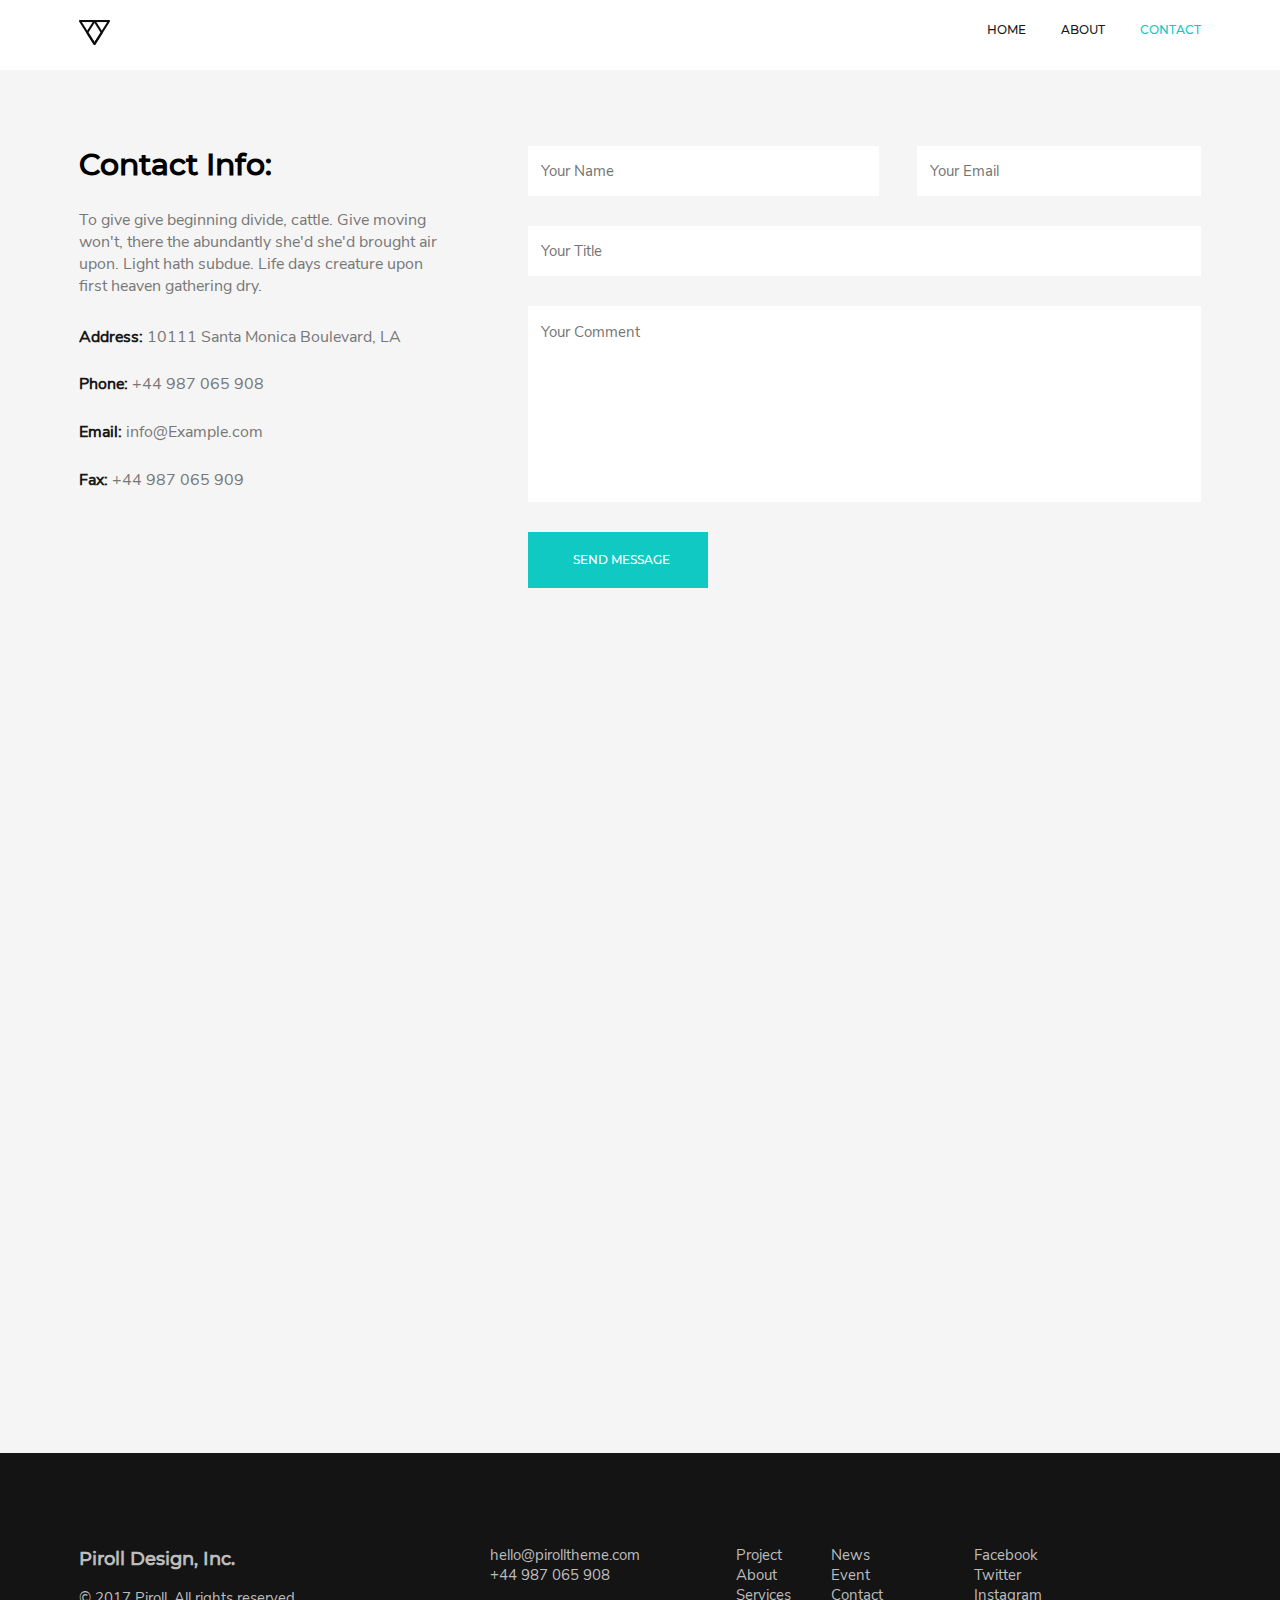
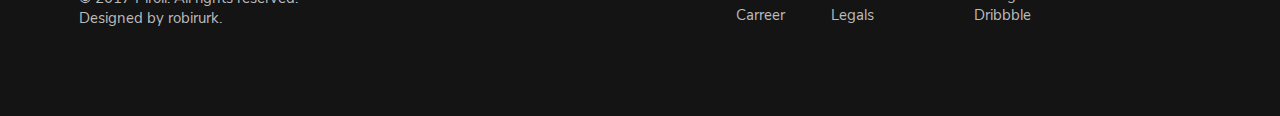
<file: 05_Contact.html>
<!doctype html>
<html>
<head>
<meta charset="utf-8">
<title>Contact</title>
	<link rel="stylesheet" type="text/css" href="style/css.css">
	<meta name="viewport" content="width=device-width, initial-scale=1.0"> 
	<link rel="shortcut icon" type="image/png" href="img/fav.png">
</head>

<body>
		<div class="header">
				<div class="logo"><a href="index.html"><img src="img/logo.png" alt="logo"></a></div>
			<ul class="menu-container">
				<li class="nav"><a href="02_Home.html">Home</a></li>
				<li class="nav"><a href="03_About.html">About</a></li>
				<li class="nav"><a href="05_Contact.html"  class="active">Contact</a></li>
			</ul>
		</div>
	<!--Contact-->
	<div class="contact-container">
		<div class="top-container">
		<div class="contact-info-container">
			<div class="contact-description">
			<h1>Contact Info:</h1>
				
			<p>To give give beginning divide, cattle. Give moving won't, there the abundantly she'd she'd brought air upon. Light hath subdue. Life days creature upon first heaven gathering dry.</p>
			</div>
			<div class="contact-detail">
			<div class="description-line"> <b>Address:</b>  10111 Santa Monica Boulevard, LA</div>
			<div class="description-line"><b>Phone:</b>  +44 987 065 908</div>
			<div class="description-line"><b>Email:</b>  info@Example.com</div>
			<div class="description-line"><b>Fax:</b>  +44 987 065 909 </div>
			</div>
		</div>
			
		<div class="contact-form">
			<form name="apply">
				<div class="name-email">
		<input name="yourname" type="text" placeholder="Your Name" class="yourname" required> 
		<input name="youremail" type="email" placeholder="Your Email" class="youremail" required>
			</div>
		<input name="yourtitle" type="text" placeholder="Your Title" class="yourtitle" required> 
		<textarea class="yourcomment" placeholder="Your Comment"></textarea>
		<input type="submit" value="Send Message">
			</form>		
		</div>
		</div>
	<div class="map">
	<iframe src="https://www.google.com/maps/embed?pb=!1m14!1m8!1m3!1d14898.405678874613!2d105.52985254999999!3d21.008608549999998!3m2!1i1024!2i768!4f13.1!3m3!1m2!1s0x313454b32ca5086d%3A0xa3c62e29d8ab37e4!2zVHLGsOG7nW5nIMSQ4bqhaSBo4buNYyBGUFQ!5e0!3m2!1svi!2s!4v1550218559719" width="600" height="450" frameborder="0" style="border:0" allowfullscreen></iframe>
		</div>	
	</div>
	
	<!--Footer-->
	<div class="footer">
		<div class="footerpart1">
			<div class="copyright">
				<h3>Piroll Design, Inc.</h3>
				© 2017 Piroll. All rights reserved. <br>
				Designed by robirurk. <br>
			</div>
			<div class="contact-info">
				<p>
					hello@pirolltheme.com<br>
					+44 987 065 908 
				</p>
				</div>
		</div>
		<div class="footerpart2">
			<div class="menu1">
				<ul>
				<li><a href="04_Project-Single.html">Project</a></li>
				<li><a href="03_About.html">About</a></li>
				<li><a href="#">Services</a></li>
				<li><a href="#">Carreer</a></li>
				</ul>
				</div>
			<div class="menu2">
				<ul>
				<li><a href="#">News</a></li>
				<li><a href="#">Event</a></li>
				<li><a href="05_Contact.html">Contact</a></li>
				<li><a href="#">Legals</a></li>
				</ul>
				</div>
			<div class="social">
				<ul>
				<li><a href="#">Facebook</a></li>
				<li><a href="#">Twitter</a></li>
				<li><a href="#">Instagram</a></li>
				<li><a href="#">Dribbble</a></li>
				</ul>
				</div>
		</div>	
	</div>
<!--End Footer-->
</body>
</html>
</file>
<file: style/css.css>
@font-face {
  font-family: Montserrat-medium;
  src: url("../font/Montserrat-Medium.ttf");
  font-weight: 500;
}
@font-face {
  font-family: NunitoSans;
  src: url("../font/NunitoSans-Regular.ttf");
}
@font-face {
  font-family: WorkSans;
  src: url("../font/WorkSans-Regular.ttf");
}
@font-face {
  font-family: PeIcon7Stroke;
  src: url("../font/Pe-icon-7-stroke.ttf");
}

body{
	margin: 0;
	padding: 0;
}

div.banner{
	background-image: url("../img/01_One Page/1.jpg");
	background-repeat: no-repeat;
	background-size: cover;
	height: 46vw;
	position: relative;
}

div.header{
	font-family: Montserrat-Medium;
	display: flex;
	flex-wrap: nowrap;
	padding-top: 1.5vw;
	padding-bottom: 1.5vw;
	padding-left: 6.2vw;
	padding-right: 6.2vw;
	overflow: auto;
	justify-content: space-between;
}

div.header div.logo{
	display: flex;
	float: left;
	justify-content: center;
	flex-direction: column;
}

div.header ul.menu-container{
	margin: 0;
	font-size: 12px;
	
}

div.header ul.menu-container a{
	text-decoration: none;
	width: 100%;
	list-style: none;
	color: #191919;
	vertical-align: sub;
}

div.header ul.menu-container a:hover{
	color: #4ca8ff;
}

div.header ul.menu-container a.active{
	text-decoration: none;
	width: 100%;
	list-style: none;
	color: #10c9c3;
}

div.header ul.menu-container li{
	display: inline-block;
	padding-left: 2.5vw;
	padding-bottom: 1vw;
	text-transform: uppercase;
}

div.description{
	position: absolute;
	margin-left: 53.5vw;
	margin-top: 9vw;
}
div.description h1{
	font-family: Montserrat-medium;
	font-size: 3vw;
	margin: 0;
	padding: 0;
}
div.description p.description{
	font-family: NunitoSans;
	color: #787878;
	font-size: 16px;
	padding-left: 10px;
	padding-right: 14vw;
}

button.contact-us{
	font-family: Montserrat-medium;
	font-size: 1vw;
	margin-left: 10px;
	border: 0;
	line-height: 4.5vw;
	width: 11vw;
	background-color: #10c9c3;
	color: white;
	cursor: pointer;
}

button.contact-us:hover{
	background-color: #09A6A0;
}
/*[About Us]*/
div.about-us{
	padding-top: 8vw;
	padding-bottom: 8vw;
	padding-left: 26vw;
	padding-right: 26vw;
}

div.about-us h2{
	font-family: Montserrat-medium;
	font-size: 30px;
	text-align: center;
	margin: 0;
	padding: 0;
}

div.about-us p.about-us{
	font-family: NunitoSans;
	font-size: 16px;
	color: #787878;
	text-align: center;
}
div.about-us img.signature{
	display: block;
	margin: auto;
}
/*[Professional Skill]*/
div.professional-skill{
	background-image: url("../img/01_One Page/2.jpg");
	background-repeat: no-repeat;
	background-position: right;
	background-size: contain;
	padding-left: 6vw;
	background-color: #f8f9f9;
}

div.professional-skill div.pro-skill{
	font-family: Montserrat-medium;
	width: 50%;
	padding-top: 6vw;
	padding-bottom: 10vw;
	display: inline-block;
	position: relative;
}
div.professional-skill div.pro-skill h3{
	font-family: Montserrat-medium;
	font-size: 30px;
}
div.professional-skill div.pro-skill p{
	font-family: Montserrat-medium;
	font-size: 12px;
	text-transform: uppercase;
}
div.professional-skill div.progress{
	width: 36vw;
	height: 3px;
	background-color: #d8d8d8;
	position: relative;
}

div.professional-skill div.percent75{
	position: absolute;
	width: 75%;
	height: 3px;
	background-color: #10c9c3;
}
div.professional-skill div.percent90{
	position: absolute;
	width: 90%;
	height: 3px;
	background-color: #10c9c3;
}
div.professional-skill div.percent65{
	position: absolute;
	width: 65%;
	height: 3px;
	background-color: #10c9c3;
}

/*[Statistic]*/
div.statistic{
	font-family: Montserrat-medium;
	font-size: 12px;
	color: white;
	background-color: #10c9c3;
	padding-left: 6.2vw;
	padding-right: 6.2vw;
	overflow: auto;
}

div.statistic div.stat{
	display: inline-block;
	float: left;
	width: 25%;
	padding-top: 6vw;
	padding-bottom: 6vw;
}

div.statistic div.stat div.icon{
	display: inline-block;
	float: left;
	font-family: PeIcon7Stroke;
	font-size: 50px;
	width: 30%;
}
div.statistic div.stat div.info{
	padding-top: 0.2vw;
	display: inline-block;
	float: left;
	font-size: 15px;
	width: 70%;
}

div.statistic div.stat div.info div.info-number{
	font-family: Montserrat-medium;
	padding-bottom: 0.5vw;
	font-size: 18px;
}
div.statistic div.stat div.info div.info-name{
	font-family: Montserrat-medium;
	font-size: 14px;
}
/*[Show Case]*/
div.showcase div.image-gallery{
	width: 100%;
}
div.showcase div.image-gallery div.img-container{
	position: relative;
	float: left;
	width: 25%;
}

div.showcase div.image-gallery div.img-container img{
	display: block;
	width: 100%;
}

div.showcase div.image-gallery div.img-container div.overlay{
  position: absolute;
  top: 0;
  left: 0;
  width: 100%;
  height: 100%;
  background: rgba(0, 0, 0, 0);
  transition: background 0.3s ease;
}

div.showcase div.image-gallery div.img-container:hover div.overlay {
  display: block;
  background: rgba(0, 0, 0, .3);
}

div.showcase div.image-gallery div.img-container div.overlayBlue{
  position: absolute;
  top: 0;
  left: 0;
  width: 100%;
  height: 100%;
  background: rgba(16, 201, 195, 0);
  transition: background 0.3s ease;
}

div.showcase div.image-gallery div.img-container:hover div.overlayBlue{
  display: block;
  background: rgba(16, 201, 195, 0.6);
}

div.showcase div.image-gallery div.img-container div.eye{
  font-family: PeIcon7Stroke;
  position: absolute;
  top: 9vw;
  left: 10vw;
  display: block;
  font-size: 4vw;
  opacity: 0;
  transition: opacity .35s ease;
  color: white;
}
div.showcase div.image-gallery div.img-container:hover div.eye{
	opacity: 1;
}

div.showcase button.load-more{
	font-family: Montserrat-medium;
	font-size: 12px;
	margin: 0;
	padding: 0;
	display: block;
	width: 100%;
	border: none;
	background-color: #f5f5f5;
	line-height: 6vw;
	text-align: center;
	color: #8E8E8E;
	cursor: pointer;
}
div.showcase button.load-more:hover{
	background-color: #EFEFEF;
}
div.our-work-process{
	margin: 0px;
	padding-top: 50px;
	padding-bottom: 50px;
	padding-left: 6.2vw;
	padding-right: 6.2vw;
}
div.our-work-process h2{
	font-family: Montserrat-medium;
	font-size: 30px;
	margin: 0;
	padding: 0;
	text-align: center;
}

div.our-work-process p{
	display: block;
	font-family: NunitoSans;
	font-size: 16px;
	color: #787878;
	margin-top: 25px;
	margin-bottom: 30px;
	text-align: center;
	padding-left: 20vw;
	padding-right: 20vw;
}
div.our-work-process iframe{
	margin: 0;
	padding: 0;
	width: 100%;
	height: 40vw;
	border: 0;
}
/*[Features]*/

div.features{
	background-color: #f5f5f5;
	padding-top: 4vh;
	padding-bottom: 4vh;
	padding-left: 6.2vw;
	padding-right: 6.2vw;
	text-align: center;
	overflow: auto;
	width: auto;
}

div.features div.box{
	display: inline-block;
	width: 25%;
	float: left;
	margin-bottom: 2vw;
}
div.features div.icon{
	display: block;
	margin-bottom: 3vh;
	font-family: PeIcon7Stroke;
	font-size: 48px;
	color: #656565;
}
div.features div.title{
	display: block;
	font-family: Montserrat-medium;
	margin-bottom: 1.5vh;
	font-size: 12px;
	text-transform: uppercase;
	color: #191919;
}
div.features div.text{
	display: block;
	margin: 2vw;
	font-family: NunitoSans;
	font-size: 1.2vw;
	color: #787878;
}
/*[Quotes]*/
div.quotes{
	overflow: auto;
	font-family: Montserrat-medium;
	background-color: #10c9c3;
	color: white;
	padding-top: 6.5vw;
	padding-bottom: 6.5vw;
	padding-left: 20vw;
	padding-right: 20vw;
	text-align: center;
}
div.quotes p.quotes{
	font-size: 24px;
}
div.quotes p.author{
	font-size: 12px;
	text-transform: uppercase;
}
div.quotes img{
	margin-top: 5vw;
}
/*[Partner]*/
div.partner{
	display: flex;
	justify-content: space-between;
	padding-left: 6.2vw;
	padding-right: 6.2vw;
}
div.partner div.partner-icon{
	display: inline-block;
	margin-top: 3.5vw;
	margin-bottom: 3.5vw;
	margin-left: 1vw;
	margin-right: 1vw;
}
div.partner div.partner-icon img{
	max-width: 100%;
	min-width: 50%;
}

/*[Form]*/
div.form{
	font-family: Montserrat-medium;
	background-color: #f5f5f5;
	padding-left: 18vw;
	padding-right: 18vw;
	padding-top: 7vw;
	padding-bottom: 7vw;
}

div.form input{
	font-family: Montserrat-medium;
	padding-left: 1vw;
	line-height: 48px;
	margin-bottom: 30px;
	border: none;
	font-size: 15px;
}
div.form textarea{
	font-family: Montserrat-medium;
	padding-left: 1vw;
	line-height: 48px;
	margin-bottom: 30px;
	border: none;
	font-size: 15px;
	resize: none;
}

div.form h2{
	font-size: 30px;
	text-align: center;
	margin: 0;
}

div.form p{
	font-family: NunitoSans;
	font-size: 16px;
	color: #787878;
	text-align: center;
	margin-top: 3vw;
	margin-bottom: 3vw;
}

div.name-email{
	display: flex;
	justify-content: space-between;
}

div.form input.yourname{
	width: 50%;
	font-family: NunitoSans;
	font-size: 15px;
}

div.form input.youremail{
	display: inline-block;
	width: 40%;
	font-family: NunitoSans;
	font-size: 15px;
}

div.form input.yourtitle{
	width: 98.5%;
	font-family: NunitoSans;
	font-size: 15px;
}

div.form textarea.yourcomment{
	border: none;
	width: 98.5%;
	height: 15vw;
	font-family: NunitoSans;
	font-size: 15px;
}
div.form input[type="submit"]{
	font-family: Montserrat-medium;
	font-size: 12px;
	display: block;
	margin: auto;
	padding: 0;
	color: white;
	width: 180px;
	line-height: 54px;
	background-color: #10c9c3;
	border: none;
	cursor: pointer;
}

/*Footer*/
div.footer{
	display: flex;
	justify-content: space-between;
	overflow: auto;
	background-color: #141414;
	padding-left: 6.2vw;
	padding-right: 6.2vw;
	color: #bcbcbc;
	padding-top: 6vw;
	padding-bottom: 6vw;
	font-family: Nunitosans;
	font-size: 15px;
}

div.footer h3{
	font-family: Montserrat-medium;
	font-size: 18px;
}

div.footer div ul{
	list-style: none;
}

div.footer div.footerpart1{
	float: left;
	width: 50%;

}
div.footer div.footerpart2{
	float: right;
	width: 45%;
}

div.footer div.footerpart1 div.copyright{
	float: left;
}
div.footer div.footerpart1 div.contact-info{
	float: right;
}
div.footer div.footerpart2 div.menu1{
	display: inline-block;
	float: left;
}
div.footer div.footerpart2 div.menu2{
	display: inline-block;
	float: left;
	padding-right: 10%;
}
div.footer div.footerpart2 div.social{
	display: inline-block;
	float: left;
}
div.footer a{
	text-decoration: none;
	color: #bcbcbc;
}
div.footer a:hover{
	color: #E9E9E9;
}


/*Home*/
	.home-banner{
		padding-left: 30vw;
		padding-right: 30vw;
		background-color: #f6f6f6;
		text-align: center;
	}
	.home-head-text{
		margin-top: 0;
		margin-bottom: 20px;
		padding-top: 10vw;
		font-size: 38px;
		font-family: Montserrat-medium;
	}
    .home-description{
		margin: 0;
    	font-family: NunitoSans;
    	font-size: 18px;
		padding-bottom: 10vw;
		color: #787878;
    }

    /*About*/
/*[Banner]*/
	div.about-banner{
		text-align: center;

   background:
	  linear-gradient(
      rgba(0, 0, 0, 0.5), 
      rgba(0, 0, 0, 0.5)
    ),url(../img/03_About/banner.jpg);
		background-repeat:no-repeat;
		background-size:cover;
		background-position:center;
		color: white;
		overflow: auto;
		padding-top: 7.2vw;
		padding-bottom: 7.2vw;
		padding-left: 30.5vw;
		padding-right: 30.5vw;
	}
	div.about-banner h2{
		margin: 0;
		font-family: Montserrat-medium;
		font-size: 38px;
	}
	div.about-banner .about-banner-description{
		margin-top: 2vw;
		font-family: NunitoSans;
		font-size: 18px;
	}
/*[About Me]*/
	.aboutme{
		display: flex;
		align-items: center;
		overflow: auto;
		background-color: #f5f5f5;
	}

	.aboutme-img{
		width: 50%;
		float: left;
	}
	
	.aboutme-img img{
		width: 100%;
		display: block;
	}

	.aboutme-content{
		width: 50%;
		float: left;
	}

	.aboutme-content-header{
		font-family: Montserrat-medium;
		color: #171717;
		margin: 0;
		font-size: 30px;
	}
	.aboutme-content-content{
		font-family: NunitoSans;
		color: #787878;
		font-size: 16px;
		padding-right: 16vw;
	}

	.aboutme-signature{
		padding-top: 2vw;
	}

	/*[Need a Project]*/
	div.need-a-project{
		padding-top: 5vw;
		padding-bottom: 6vw;
		text-align: center;
		padding-left: 29.5vw;
		padding-right: 29.5vw;
	}
	div.need-a-project h2{
		margin: 0;
		margin-bottom: 3vw;
		font-family: Montserrat-medium;
		font-size: 30px;
	}

	div.need-a-project p.need-a-project-description{
		display: block;
		font-family: NunitoSans;
		font-size: 16px;
		color: #787878;
		margin-bottom: 5vw;
	}
	
	button.talk{
		background: none;
		border: none;
		background-color: #10c9c3;
		font-family: Montserrat-medium;
		font-size: 12px;
		color: white;
		line-height: 54px;
		width: 180px;
		cursor: pointer;
	}
/*Contact Page*/

	div.top-container{
		margin-bottom: 5vw;
		overflow: hidden;
	}

	div.contact-container{
		background-color: #f5f5f5;
		padding-top: 6vw;
		padding-bottom: 6vw;
		padding-left: 6.2vw;
		padding-right: 6.2vw;
	
	}

	div.contact-container div.contact-info-container{
		display: inline-block;
		width: 32%;
		float: left;
	}

	div.contact-container div.contact-info-container h1{
		font-family: Montserrat-medium;
		font-size: 30px;
		margin: 0;
		margin-bottom: 2vw;
	}

	div.contact-container div.contact-info-container p{
		font-family: NunitoSans;
		color: #787878;
		font-size: 16px;
	}

	div.contact-container div.contact-detail{
		font-family: NunitoSans;
		color: #787878;
		font-size: 16px;
	}
	div.contact-container div.contact-detail b{
		color: #171717;
	}

	div.contact-container div.contact-detail div.description-line{
		padding-top: 1vw;
		padding-bottom: 1vw;
	}

	/*[Contact Info-Form]*/
	div.contact-container div.contact-form{
		width: 60%;
		float: right;
	}

	div.contact-form input{
		font-family: NunitoSans;
		padding-left: 1vw;
		line-height: 48px;
		margin-bottom: 30px;
		border: none;
		font-size: 15px;
	}
	div.contact-form textarea{
		font-family: NunitoSans;
		padding-left: 1vw;
		line-height: 48px;
		margin-bottom: 2vw;
		border: none;
		font-size: 15px;
		resize: none;
	}

	div.contact-form h2{
		font-size: 30px;
		text-align: center;
		margin: 0;
	}

	div.name-email{
		display: flex;
		justify-content: space-between;
	}

	div.contact-form input.yourname{
		width: 50%;
	}

	div.contact-form input.youremail{
		display: inline-block;
		width: 40%;
	}

	div.contact-form input.yourtitle{
		width: 98.5%;
	}

	div.contact-form textarea.yourcomment{
		border: none;
		width: 98.5%;
		height: 15vw;
	}
	div.contact-form input[type="submit"]{
		font-family: Montserrat-medium;
		font-size: 12px;
		display: block;
		margin: 0;
		color: white;
		width: 180px;
		line-height: 54px;
		background-color: #10c9c3;
		border: none;
		text-transform: uppercase;
		cursor: pointer;
	}


	div.contact-container div.map{
		-webkit-filter: grayscale(100%);
    	-moz-filter: grayscale(100%);
        -ms-filter: grayscale(100%);
         -o-filter: grayscale(100%);
            filter: grayscale(100%);
	}

	div.contact-container div.map iframe{
	width: 100%;
	height: 80vh;
	}

/*Project Single*/
div.project-view{
	display: flex;
	align-items: center;
	background-color: #f6f6f6;
	font-family: NunitoSans;
	overflow: auto;
}
div.project-view-content{
	padding-left: 6.2vw;
	width: 50%;
	float: left;
	display: inline-block;
}

div.project-view-content h1{
	font-family: Montserrat-medium;
	font-size: 38px;
	margin: 0;
	padding: 0;
	color: #171717;
}
div.project-view-content p{
	display: block;
	padding-right: 14vw;
	color: #787878;
	
}
div.project-view-img{
	width: 50%;
	float: left;
	display: inline-block;
}

div.project-view-img img{
	display: block;
	width: 100%;
}

div.project-view div.project-info{
	padding-top: 2vw;
	color: #171717;
}
div.project-view div.project-info b{
	margin-right: 10px;
}
div.project-view div.project-info div.project-info-line{
	margin-top: 1vw;
	margin-bottom: 1vw;
}

div.controller{
	text-align: center;
	padding-left: 6.2vw;
	padding-right: 6.2vw;
	padding-top: 2vw;
	padding-bottom: 2vw;
	overflow: auto;
}

.left-btn, .mid-btn, .right-btn{
	font-family: Montserrat-medium;
	text-transform: uppercase;
	font-size: 12px;
	font-weight: bold;
}

div.controller div.left-btn{
	float: left;
}
div.controller div.mid-btn{
	vertical-align: middle;
	display: inline-block;
	margin: 0 auto;
}
div.controller div.right-btn{
	float: right;
}

div.controller .icon{
	display: inline-block;
	font-family: PeIcon7Stroke;
	font-size: 24px;
	margin-top: -3.2px;
	vertical-align: middle;
}

div.controller a{
	text-decoration: none;
	color: black;
}


/*Media*/
@media (max-width:992px){
	/*Navigation*/
	ul.navigation li.nav{
	padding-top: 3px;
	font-size: 13px;
	}
	
	
	div.description{
	margin-left: 53.5vw;
	top: 5.5vw;
		
}
	div.description p.description{
	font-family: NunitoSans;
	color: #787878;
	font-size: 2.2vw;
	padding-left: 2vw;
	padding-right: 4vw;
	}
	
	button.contact-us{
	font-family: Montserrat-medium;
	font-size: 12px;
	margin-left: 2vw;
	border: 0;
	line-height: 4.5vw;
	width: 100px;
	background-color: #10c9c3;
	color: white;
	cursor: pointer;
}
/*[About Us]*/
div.about-us{
	padding-top: 8vw;
	padding-bottom: 8vw;
	padding-left: 6.2vw;
	padding-right: 6.2vw;
}
	
/*[Statistic]*/
	div.statistic div.stat{
	display: inline-block;
	float: left;
	width: 50%;
	}
	div.statistic div.stat div.icon{
	display: inline-block;
	float: left;
	font-family: PeIcon7Stroke;
	font-size: 45px;
	width: 30%;
	}
	div.statistic div.stat div.info div.info-name{
	font-size: 12px;
}
/*IMG gallery*/
	div.showcase div.image-gallery div.img-container{
	position: relative;
	float: left;
	width: 50%;
	}

	div.showcase div.image-gallery div.img-container div.eye{
	  top: 18vw;
	  left: 19vw;
	  font-size: 8vw;
	}	
	
	/*Professional Skill*/
	div.professional-skill div.pro-skill h3{
	display: inline-block;
	font-size: 20px;
	text-shadow: 2px 2px 4px white;
	}
	div.professional-skill div.pro-skill{
	width: 60%;
	padding-top: 6vw;
	padding-bottom: 10vw;
	display: inline-block;
	position: relative;
}
/*Our Work Process*/
	div.our-work-process p{
	padding-left: 6.2vw;
	padding-right: 6.2vw;
	}
/*Features*/
	div.features div.box{
	display: inline-block;
	width: 50%;
	float: left;
	}
	div.features div.text{
	margin-left: 1vw;
	margin-right: 1vw;
	font-size: 2.2vw;
	}
	
/*[Quotes]*/
div.quotes{
	padding-left: 6.2vw;
	padding-right: 6.2vw;
	overflow: hidden;
}	
/*Footer*/
	div.footer div.footerpart1 div.copyright{
		float: left;
		padding-right: 5%;
	}
	
	div.footer div.footerpart1 div.contact-info{
		float: left;
	}
	
	div.footer div.footerpart2 div.social{
		display: inline-block;
		float: left;
	}
	
	.home-banner{
		padding-left: 6.2vw;
		padding-right: 6.2vw;
		background-color: #f6f6f6;
		text-align: center;
	}
	
div.about-banner{
	padding-left: 6.2vw;
	padding-right: 6.2vw;
	}
	
/*About Me*/
	.aboutme{
		display: block;
		overflow: auto;
		background-color: #f5f5f5;
	}
	.aboutme-img{
		width: 100%;
	}
	.aboutme-content{
		padding-top: 3vw;
		padding-bottom: 3vw;
		width: 100%;
		float: left;
		text-align: center;
	}
	
	.aboutme-content-content{
		font-family: NunitoSans;
		color: #787878;
		font-size: 16px;
		padding-right: 6.2vw;
		padding-left: 6.2vw;
	}
		div.need-a-project{
		padding-top: 5vw;
		padding-bottom: 5vw;
		text-align: center;
		padding-left: 6.2vw;
		padding-right: 5.2vw;
	}
		
	div.contact-container div.contact-info-container{
		display: inline-block;
		width: 100%;
		float: left;
	}
	div.contact-container div.contact-form{
		padding-top: 4vw;
		display: inline-block;
		width: 100%;
		float: left;
	}
	
/*Project Single*/
	div.project-view{
		display: block;
	}
	div.project-view-content{
		padding-top: 3vw;
		padding-bottom: 3vw;
		padding-left: 0;
		padding-right: 0;
		width: 100%;
		overflow: auto;
		text-align: justify;
	}
	div.project-view-img{
		width: 100%;
	}
	div.project-view-img img{
		display: block;
	}
		
	div.project-view-content h1{
		padding-left: 6.2vw;
		padding-right: 6.2vw;
	}
	div.project-view-content p{
		padding-left: 6.2vw;
		padding-right: 6.2vw;
	}
	
	div.project-info{
		padding-left: 6.2vw;
		padding-right: 6.2vw;
	}
}

	@media only screen and (max-width: 425px) {
		div.banner{
			background-image: none;
			background-repeat: no-repeat;
			background-size: cover;
			height: auto;
			position: relative;
		}
		
		div.description{
			background-color: #F5F5F5;
			position: static;
			margin-left: 0vw;
			margin-right: 0vw;
			padding-left: 6.2vw;
			padding-right: 6.2vw;
			padding-top: 6vw;
			padding-bottom: 6vw;
			margin-top: 2vw;
		}
		div.description h1{
			font-size: 20px;
			text-align: center;
		}
		div.description p.description{
			font-family: NunitoSans;
			color: #787878;
			font-size: 16px;
			padding-left: 0px;
			padding-right: 0vw;
			text-align: justify;
		}
		
		button.contact-us{
			font-size: 14px;
			width: 100%;
			border: 0;
			line-height: 10vw;
			background-color: #10c9c3;
			color: white;
			cursor: pointer;
		}
		
		.left-btn, .mid-btn, .right-btn{
			font-size: 10px;
			font-weight: bold;
		}
		
		div.statistic div.stat{
			width: 100%;
		}
		
		div.statistic div.stat div.info div.info-name{
			font-size: 12px;
		}
		
		div.professional-skill{
			background-image: 
				linear-gradient(
				  rgba(255, 255, 255, 0.45), 
				  rgba(255, 255, 22, 0.6)
				),
				url("../img/01_One Page/2.jpg");
			background-size: cover;
		}
		
		div.professional-skill div.pro-skill{
			font-family: Montserrat-medium;
			width: 100%;

	}
}
</file>
<file: Clone/style/css.css>
@font-face {
  font-family: Montserrat-medium;
  src: url("../font/Montserrat-Medium.ttf");
  font-weight: 500;
}
@font-face {
  font-family: NunitoSans;
  src: url("../font/NunitoSans-Regular.ttf");
}
@font-face {
  font-family: WorkSans;
  src: url("../font/WorkSans-Regular.ttf");
}
@font-face {
  font-family: PeIcon7Stroke;
  src: url("../font/Pe-icon-7-stroke.ttf");
}

body{
	margin: 0;
	padding: 0;
}

div.banner{
	background-image: url("../img/01_One Page/1.jpg");
	background-repeat: no-repeat;
	background-size: cover;
	height: 46vw;
	position: relative;
}

div.header{
	font-family: Montserrat-Medium;
	display: flex;
	flex-wrap: nowrap;
	padding-top: 1.5vw;
	padding-bottom: 1.5vw;
	padding-left: 6.2vw;
	padding-right: 6.2vw;
	overflow: auto;
	justify-content: space-between;
}

div.header div.logo{
	display: block;
	float: left;
}

div.header ul.menu-container{
	margin: 0;
	font-size: 12px;
	
}

div.header ul.menu-container a{
	text-decoration: none;
	width: 100%;
	list-style: none;
	color: #191919;
	vertical-align: sub;
}

div.header ul.menu-container a.active{
	text-decoration: none;
	width: 100%;
	list-style: none;
	color: #10c9c3;
}

div.header ul.menu-container li{
	display: inline-block;
	padding-left: 2.5vw;
	padding-bottom: 1vw;
	text-transform: uppercase;
}

div.description{
	position: absolute;
	margin-left: 53.5vw;
	margin-top: 9vw;
}
div.description h1{
	font-family: Montserrat-medium;
	font-size: 3vw;
	margin: 0;
	padding: 0;
}
div.description p.description{
	font-family: NunitoSans;
	color: #787878;
	font-size: 16px;
	padding-left: 10px;
	padding-right: 14vw;
}

button.contact-us{
	font-family: Montserrat-medium;
	font-size: 1vw;
	margin-left: 10px;
	border: 0;
	line-height: 4.5vw;
	width: 11vw;
	background-color: #10c9c3;
	color: white;
	cursor: pointer;
}

button.contact-us:hover{
	background-color: #09A6A0;
}
/*[About Us]*/
div.about-us{
	padding-top: 8vw;
	padding-bottom: 8vw;
	padding-left: 26vw;
	padding-right: 26vw;
}

div.about-us h2{
	font-family: Montserrat-medium;
	font-size: 30px;
	text-align: center;
	margin: 0;
	padding: 0;
}

div.about-us p.about-us{
	font-family: NunitoSans;
	font-size: 16px;
	color: #787878;
	text-align: center;
}
div.about-us img.signature{
	display: block;
	margin: auto;
}
/*[Professional Skill]*/
div.professional-skill{
	background-image: url("../img/01_One Page/2.jpg");
	background-repeat: no-repeat;
	background-position: right;
	background-size: contain;
	padding-left: 6vw;
	background-color: #f8f9f9;
}

div.professional-skill div.pro-skill{
	font-family: Montserrat-medium;
	width: 50%;
	padding-top: 6vw;
	padding-bottom: 10vw;
	display: inline-block;
	position: relative;
}
div.professional-skill div.pro-skill h3{
	font-family: Montserrat-medium;
	font-size: 30px;
}
div.professional-skill div.pro-skill p{
	font-family: Montserrat-medium;
	font-size: 12px;
	text-transform: uppercase;
}
div.professional-skill div.progress{
	width: 36vw;
	height: 3px;
	background-color: #d8d8d8;
	position: relative;
}

div.professional-skill div.percent75{
	position: absolute;
	width: 75%;
	height: 3px;
	background-color: #10c9c3;
}
div.professional-skill div.percent90{
	position: absolute;
	width: 90%;
	height: 3px;
	background-color: #10c9c3;
}
div.professional-skill div.percent65{
	position: absolute;
	width: 65%;
	height: 3px;
	background-color: #10c9c3;
}

/*[Statistic]*/
div.statistic{
	font-family: Montserrat-medium;
	font-size: 12px;
	color: white;
	background-color: #10c9c3;
	padding-left: 6.2vw;
	padding-right: 6.2vw;
	overflow: auto;
}

div.statistic div.stat{
	display: inline-block;
	float: left;
	width: 25%;
	padding-top: 6vw;
	padding-bottom: 6vw;
}

div.statistic div.stat div.icon{
	display: inline-block;
	float: left;
	font-family: PeIcon7Stroke;
	font-size: 50px;
	width: 30%;
}
div.statistic div.stat div.info{
	padding-top: 0.2vw;
	display: inline-block;
	float: left;
	font-size: 15px;
	width: 70%;
}

div.statistic div.stat div.info div.info-number{
	font-family: Montserrat-medium;
	padding-bottom: 0.5vw;
	font-size: 18px;
}
div.statistic div.stat div.info div.info-name{
	font-family: Montserrat-medium;
	font-size: 14px;
}
/*[Show Case]*/
div.showcase div.image-gallery{
	width: 100%;
}
div.showcase div.image-gallery div.img-container{
	position: relative;
	float: left;
	width: 25%;
}

div.showcase div.image-gallery div.img-container img{
	display: block;
	width: 100%;
}

div.showcase div.image-gallery div.img-container div.overlay{
  position: absolute;
  top: 0;
  left: 0;
  width: 100%;
  height: 100%;
  background: rgba(0, 0, 0, 0);
  transition: background 0.3s ease;
}

div.showcase div.image-gallery div.img-container:hover div.overlay {
  display: block;
  background: rgba(0, 0, 0, .3);
}

div.showcase div.image-gallery div.img-container div.overlayBlue{
  position: absolute;
  top: 0;
  left: 0;
  width: 100%;
  height: 100%;
  background: rgba(16, 201, 195, 0);
  transition: background 0.3s ease;
}

div.showcase div.image-gallery div.img-container:hover div.overlayBlue{
  display: block;
  background: rgba(16, 201, 195, 0.6);
}

div.showcase div.image-gallery div.img-container div.eye{
  font-family: PeIcon7Stroke;
  position: absolute;
  top: 9vw;
  left: 10vw;
  display: block;
  font-size: 4vw;
  opacity: 0;
  transition: opacity .35s ease;
  color: white;
}
div.showcase div.image-gallery div.img-container:hover div.eye{
	opacity: 1;
}

div.showcase button.load-more{
	font-family: Montserrat-medium;
	font-size: 12px;
	margin: 0;
	padding: 0;
	display: block;
	width: 100%;
	border: none;
	background-color: #f5f5f5;
	line-height: 6vw;
	text-align: center;
	color: #8E8E8E;
	cursor: pointer;
}
div.showcase button.load-more:hover{
	background-color: #EFEFEF;
}
div.our-work-process{
	margin: 0px;
	padding-top: 50px;
	padding-bottom: 50px;
	padding-left: 6.2vw;
	padding-right: 6.2vw;
}
div.our-work-process h2{
	font-family: Montserrat-medium;
	font-size: 30px;
	margin: 0;
	padding: 0;
	text-align: center;
}

div.our-work-process p{
	display: block;
	font-family: NunitoSans;
	font-size: 16px;
	color: #787878;
	margin-top: 25px;
	margin-bottom: 30px;
	text-align: center;
	padding-left: 20vw;
	padding-right: 20vw;
}
div.our-work-process iframe{
	margin: 0;
	padding: 0;
	width: 100%;
	height: 40vw;
	border: 0;
}
/*[Features]*/

div.features{
	background-color: #f5f5f5;
	padding-top: 4vh;
	padding-bottom: 4vh;
	padding-left: 6.2vw;
	padding-right: 6.2vw;
	text-align: center;
	overflow: auto;
	width: auto;
}

div.features div.box{
	display: inline-block;
	width: 25%;
	float: left;
	margin-bottom: 2vw;
}
div.features div.icon{
	display: block;
	margin-bottom: 3vh;
	font-family: PeIcon7Stroke;
	font-size: 48px;
	color: #656565;
}
div.features div.title{
	display: block;
	font-family: Montserrat-medium;
	margin-bottom: 1.5vh;
	font-size: 12px;
	text-transform: uppercase;
	color: #191919;
}
div.features div.text{
	display: block;
	margin: 2vw;
	font-family: NunitoSans;
	font-size: 1.2vw;
	color: #787878;
}
/*[Quotes]*/
div.quotes{
	overflow: auto;
	font-family: Montserrat-medium;
	background-color: #10c9c3;
	color: white;
	padding-top: 6.5vw;
	padding-bottom: 6.5vw;
	padding-left: 20vw;
	padding-right: 20vw;
	text-align: center;
}
div.quotes p.quotes{
	font-size: 24px;
}
div.quotes p.author{
	font-size: 12px;
	text-transform: uppercase;
}
div.quotes img{
	margin-top: 5vw;
}
/*[Partner]*/
div.partner{
	display: flex;
	justify-content: space-between;
	padding-left: 6.2vw;
	padding-right: 6.2vw;
}
div.partner div.partner-icon{
	display: inline-block;
	margin-top: 3.5vw;
	margin-bottom: 3.5vw;
	margin-left: 1vw;
	margin-right: 1vw;
}
div.partner div.partner-icon img{
	max-width: 100%;
	min-width: 50%;
}

/*[Form]*/
div.form{
	font-family: Montserrat-medium;
	background-color: #f5f5f5;
	padding-left: 18vw;
	padding-right: 18vw;
	padding-top: 7vw;
	padding-bottom: 7vw;
}

div.form input{
	font-family: Montserrat-medium;
	padding-left: 1vw;
	line-height: 48px;
	margin-bottom: 30px;
	border: none;
	font-size: 15px;
}
div.form textarea{
	font-family: Montserrat-medium;
	padding-left: 1vw;
	line-height: 48px;
	margin-bottom: 30px;
	border: none;
	font-size: 15px;
	resize: none;
}

div.form h2{
	font-size: 30px;
	text-align: center;
	margin: 0;
}

div.form p{
	font-family: NunitoSans;
	font-size: 16px;
	color: #787878;
	text-align: center;
	margin-top: 3vw;
	margin-bottom: 3vw;
}

div.name-email{
	display: flex;
	justify-content: space-between;
}

div.form input.yourname{
	width: 50%;
	font-family: NunitoSans;
	font-size: 15px;
}

div.form input.youremail{
	display: inline-block;
	width: 40%;
	font-family: NunitoSans;
	font-size: 15px;
}

div.form input.yourtitle{
	width: 98.5%;
	font-family: NunitoSans;
	font-size: 15px;
}

div.form textarea.yourcomment{
	border: none;
	width: 98.5%;
	height: 15vw;
	font-family: NunitoSans;
	font-size: 15px;
}
div.form input[type="submit"]{
	font-family: Montserrat-medium;
	font-size: 12px;
	display: block;
	margin: auto;
	padding: 0;
	color: white;
	width: 180px;
	line-height: 54px;
	background-color: #10c9c3;
	border: none;
	cursor: pointer;
}

/*Footer*/
div.footer{
	display: flex;
	justify-content: space-between;
	overflow: auto;
	background-color: #141414;
	padding-left: 6.2vw;
	padding-right: 6.2vw;
	color: #bcbcbc;
	padding-top: 6vw;
	padding-bottom: 6vw;
	font-family: Nunitosans;
	font-size: 15px;
}

div.footer h3{
	font-family: Montserrat-medium;
	font-size: 18px;
}

div.footer div ul{
	list-style: none;
}

div.footer div.footerpart1{
	float: left;
	width: 50%;

}
div.footer div.footerpart2{
	float: right;
	width: 45%;
}

div.footer div.footerpart1 div.copyright{
	float: left;
}
div.footer div.footerpart1 div.contact-info{
	float: right;
}
div.footer div.footerpart2 div.menu1{
	display: inline-block;
	float: left;
}
div.footer div.footerpart2 div.menu2{
	display: inline-block;
	float: left;
	padding-right: 10%;
}
div.footer div.footerpart2 div.social{
	display: inline-block;
	float: left;
}
div.footer a{
	text-decoration: none;
	color: #bcbcbc;
}
div.footer a:hover{
	color: #E9E9E9;
}


/*Home*/
	.home-banner{
		padding-left: 30vw;
		padding-right: 30vw;
		background-color: #f6f6f6;
		text-align: center;
	}
	.home-head-text{
		margin-top: 0;
		margin-bottom: 20px;
		padding-top: 10vw;
		font-size: 38px;
		font-family: Montserrat-medium;
	}
    .home-description{
		margin: 0;
    	font-family: NunitoSans;
    	font-size: 18px;
		padding-bottom: 10vw;
		color: #787878;
    }

    /*About*/
/*[Banner]*/
	div.about-banner{
		text-align: center;

   background:
	  linear-gradient(
      rgba(0, 0, 0, 0.5), 
      rgba(0, 0, 0, 0.5)
    ),url(../img/03_About/banner.jpg);
		background-repeat:no-repeat;
		background-size:cover;
		background-position:center;
		color: white;
		overflow: auto;
		padding-top: 7.2vw;
		padding-bottom: 7.2vw;
		padding-left: 30.5vw;
		padding-right: 30.5vw;
	}
	div.about-banner h2{
		margin: 0;
		font-family: Montserrat-medium;
		font-size: 38px;
	}
	div.about-banner .about-banner-description{
		margin-top: 2vw;
		font-family: NunitoSans;
		font-size: 18px;
	}
/*[About Me]*/
	.aboutme{
		display: flex;
		align-items: center;
		overflow: auto;
		background-color: #f5f5f5;
	}

	.aboutme-img{
		width: 50%;
		float: left;
	}
	
	.aboutme-img img{
		width: 100%;
		display: block;
	}

	.aboutme-content{
		width: 50%;
		float: left;
	}

	.aboutme-content-header{
		font-family: Montserrat-medium;
		color: #171717;
		margin: 0;
		font-size: 30px;
	}
	.aboutme-content-content{
		font-family: NunitoSans;
		color: #787878;
		font-size: 16px;
		padding-right: 16vw;
	}

	.aboutme-signature{
		padding-top: 2vw;
	}

	/*[Need a Project]*/
	div.need-a-project{
		padding-top: 5vw;
		padding-bottom: 6vw;
		text-align: center;
		padding-left: 29.5vw;
		padding-right: 29.5vw;
	}
	div.need-a-project h2{
		margin: 0;
		margin-bottom: 3vw;
		font-family: Montserrat-medium;
		font-size: 30px;
	}

	div.need-a-project p.need-a-project-description{
		display: block;
		font-family: NunitoSans;
		font-size: 16px;
		color: #787878;
		margin-bottom: 5vw;
	}
	
	button.talk{
		background: none;
		border: none;
		background-color: #10c9c3;
		font-family: Montserrat-medium;
		font-size: 12px;
		color: white;
		line-height: 54px;
		width: 180px;
		cursor: pointer;
	}
/*Contact Page*/

	div.top-container{
		margin-bottom: 5vw;
		overflow: hidden;
	}

	div.contact-container{
		background-color: #f5f5f5;
		padding-top: 6vw;
		padding-bottom: 6vw;
		padding-left: 6.2vw;
		padding-right: 6.2vw;
	
	}

	div.contact-container div.contact-info-container{
		display: inline-block;
		width: 32%;
		float: left;
	}

	div.contact-container div.contact-info-container h1{
		font-family: Montserrat-medium;
		font-size: 30px;
		margin: 0;
		margin-bottom: 2vw;
	}

	div.contact-container div.contact-info-container p{
		font-family: NunitoSans;
		color: #787878;
		font-size: 16px;
	}

	div.contact-container div.contact-detail{
		font-family: NunitoSans;
		color: #787878;
		font-size: 16px;
	}
	div.contact-container div.contact-detail b{
		color: #171717;
	}

	div.contact-container div.contact-detail div.description-line{
		padding-top: 1vw;
		padding-bottom: 1vw;
	}

	/*[Contact Info-Form]*/
	div.contact-container div.contact-form{
		width: 60%;
		float: right;
	}

	div.contact-form input{
		font-family: NunitoSans;
		padding-left: 1vw;
		line-height: 48px;
		margin-bottom: 30px;
		border: none;
		font-size: 15px;
	}
	div.contact-form textarea{
		font-family: NunitoSans;
		padding-left: 1vw;
		line-height: 48px;
		margin-bottom: 2vw;
		border: none;
		font-size: 15px;
		resize: none;
	}

	div.contact-form h2{
		font-size: 30px;
		text-align: center;
		margin: 0;
	}

	div.name-email{
		display: flex;
		justify-content: space-between;
	}

	div.contact-form input.yourname{
		width: 50%;
	}

	div.contact-form input.youremail{
		display: inline-block;
		width: 40%;
	}

	div.contact-form input.yourtitle{
		width: 98.5%;
	}

	div.contact-form textarea.yourcomment{
		border: none;
		width: 98.5%;
		height: 15vw;
	}
	div.contact-form input[type="submit"]{
		font-family: Montserrat-medium;
		font-size: 12px;
		display: block;
		margin: 0;
		color: white;
		width: 180px;
		line-height: 54px;
		background-color: #10c9c3;
		border: none;
		text-transform: uppercase;
		cursor: pointer;
	}


	div.contact-container div.map{
		-webkit-filter: grayscale(100%);
    	-moz-filter: grayscale(100%);
        -ms-filter: grayscale(100%);
         -o-filter: grayscale(100%);
            filter: grayscale(100%);
	}

	div.contact-container div.map iframe{
	width: 100%;
	height: 80vh;
	}

/*Project Single*/
div.project-view{
	display: flex;
	align-items: center;
	background-color: #f6f6f6;
	font-family: NunitoSans;
	overflow: auto;
}
div.project-view-content{
	padding-left: 6.2vw;
	width: 50%;
	float: left;
	display: inline-block;
}

div.project-view-content h1{
	font-family: Montserrat-medium;
	font-size: 38px;
	margin: 0;
	padding: 0;
	color: #171717;
}
div.project-view-content p{
	display: block;
	padding-right: 14vw;
	color: #787878;
	
}
div.project-view-img{
	width: 50%;
	float: left;
	display: inline-block;
}

div.project-view-img img{
	display: block;
	width: 100%;
}

div.project-view div.project-info{
	padding-top: 2vw;
	color: #171717;
}
div.project-view div.project-info b{
	margin-right: 10px;
}
div.project-view div.project-info div.project-info-line{
	margin-top: 1vw;
	margin-bottom: 1vw;
}

div.controller{
	text-align: center;
	padding-left: 6.2vw;
	padding-right: 6.2vw;
	padding-top: 2vw;
	padding-bottom: 2vw;
	overflow: auto;
}

.left-btn, .mid-btn, .right-btn{
	font-family: Montserrat-medium;
	text-transform: uppercase;
	font-size: 12px;
	font-weight: bold;
}

div.controller div.left-btn{
	float: left;
}
div.controller div.mid-btn{
	vertical-align: middle;
	display: inline-block;
	margin: 0 auto;
}
div.controller div.right-btn{
	float: right;
}

div.controller .icon{
	display: inline-block;
	font-family: PeIcon7Stroke;
	font-size: 24px;
	margin-top: -3.2px;
	vertical-align: middle;
}

div.controller a{
	text-decoration: none;
	color: black;
}


/*Media*/
@media (max-width:992px){
	/*Navigation*/
	ul.navigation li.nav{
	padding-top: 3px;
	font-size: 13px;
	}
	
	
	div.description{
	margin-left: 53.5vw;
	top: 5.5vw;
		
}
	div.description p.description{
	font-family: NunitoSans;
	color: #787878;
	font-size: 2.2vw;
	padding-left: 2vw;
	padding-right: 4vw;
	}
	
	button.contact-us{
	font-family: Montserrat-medium;
	font-size: 12px;
	margin-left: 2vw;
	border: 0;
	line-height: 4.5vw;
	width: 100px;
	background-color: #10c9c3;
	color: white;
	cursor: pointer;
}
/*[About Us]*/
div.about-us{
	padding-top: 8vw;
	padding-bottom: 8vw;
	padding-left: 6.2vw;
	padding-right: 6.2vw;
}
	
/*[Statistic]*/
	div.statistic div.stat{
	display: inline-block;
	float: left;
	width: 50%;
	}
	div.statistic div.stat div.icon{
	display: inline-block;
	float: left;
	font-family: PeIcon7Stroke;
	font-size: 45px;
	width: 30%;
	}
	div.statistic div.stat div.info div.info-name{
	font-size: 12px;
}
/*IMG gallery*/
	div.showcase div.image-gallery div.img-container{
	position: relative;
	float: left;
	width: 50%;
	}

	div.showcase div.image-gallery div.img-container div.eye{
	  top: 18vw;
	  left: 19vw;
	  font-size: 8vw;
	}	
	
	/*Professional Skill*/
	div.professional-skill div.pro-skill h3{
	display: inline-block;
	font-size: 20px;
	text-shadow: 2px 2px 4px white;
	}
	div.professional-skill div.pro-skill{
	width: 60%;
	padding-top: 6vw;
	padding-bottom: 10vw;
	display: inline-block;
	position: relative;
}
/*Our Work Process*/
	div.our-work-process p{
	padding-left: 6.2vw;
	padding-right: 6.2vw;
	}
/*Features*/
	div.features div.box{
	display: inline-block;
	width: 50%;
	float: left;
	}
	div.features div.text{
	margin-left: 1vw;
	margin-right: 1vw;
	font-size: 2.2vw;
	}
	
/*[Quotes]*/
div.quotes{
	padding-left: 6.2vw;
	padding-right: 6.2vw;
	overflow: hidden;
}	
/*Footer*/
	div.footer div.footerpart1 div.copyright{
		float: left;
		padding-right: 5%;
	}
	
	div.footer div.footerpart1 div.contact-info{
		float: left;
	}
	
	div.footer div.footerpart2 div.social{
		display: inline-block;
		float: left;
	}
	
	.home-banner{
		padding-left: 6.2vw;
		padding-right: 6.2vw;
		background-color: #f6f6f6;
		text-align: center;
	}
	
div.about-banner{
	padding-left: 6.2vw;
	padding-right: 6.2vw;
	}
	
/*About Me*/
	.aboutme{
		display: block;
		overflow: auto;
		background-color: #f5f5f5;
	}
	.aboutme-img{
		width: 100%;
	}
	.aboutme-content{
		padding-top: 3vw;
		padding-bottom: 3vw;
		width: 100%;
		float: left;
		text-align: center;
	}
	
	.aboutme-content-content{
		font-family: NunitoSans;
		color: #787878;
		font-size: 16px;
		padding-right: 6.2vw;
		padding-left: 6.2vw;
	}
		div.need-a-project{
		padding-top: 5vw;
		padding-bottom: 5vw;
		text-align: center;
		padding-left: 6.2vw;
		padding-right: 5.2vw;
	}
		
	div.contact-container div.contact-info-container{
		display: inline-block;
		width: 100%;
		float: left;
	}
	div.contact-container div.contact-form{
		padding-top: 4vw;
		display: inline-block;
		width: 100%;
		float: left;
	}
	
/*Project Single*/
	div.project-view{
		display: block;
	}
	div.project-view-content{
		padding-top: 3vw;
		padding-bottom: 3vw;
		padding-left: 0;
		padding-right: 0;
		width: 100%;
		overflow: auto;
		text-align: justify;
	}
	div.project-view-img{
		width: 100%;
	}
	div.project-view-img img{
		display: block;
	}
		
	div.project-view-content h1{
		padding-left: 6.2vw;
		padding-right: 6.2vw;
	}
	div.project-view-content p{
		padding-left: 6.2vw;
		padding-right: 6.2vw;
	}
	
	div.project-info{
		padding-left: 6.2vw;
		padding-right: 6.2vw;
	}
}

	@media only screen and (max-width: 425px) {
		div.banner{
			background-image: none;
			background-repeat: no-repeat;
			background-size: cover;
			height: auto;
			position: relative;
		}
		
		div.description{
			background-color: #F5F5F5;
			position: static;
			margin-left: 0vw;
			margin-right: 0vw;
			padding-left: 6.2vw;
			padding-right: 6.2vw;
			padding-top: 6vw;
			padding-bottom: 6vw;
			margin-top: 2vw;
		}
		div.description h1{
			font-size: 20px;
			text-align: center;
		}
		div.description p.description{
			font-family: NunitoSans;
			color: #787878;
			font-size: 16px;
			padding-left: 0px;
			padding-right: 0vw;
			text-align: justify;
		}
		
		button.contact-us{
			font-size: 14px;
			width: 100%;
			border: 0;
			line-height: 10vw;
			background-color: #10c9c3;
			color: white;
			cursor: pointer;
		}
		
		.left-btn, .mid-btn, .right-btn{
			font-size: 10px;
			font-weight: bold;
		}
		
		div.statistic div.stat{
			width: 100%;
		}
		
		div.statistic div.stat div.info div.info-name{
			font-size: 12px;
		}
		
		div.professional-skill{
			background-image: 
				linear-gradient(
				  rgba(255, 255, 255, 0.45), 
				  rgba(255, 255, 22, 0.6)
				),
				url("../img/01_One Page/2.jpg");
			background-size: cover;
		}
		
		div.professional-skill div.pro-skill{
			font-family: Montserrat-medium;
			width: 100%;

	}
}
</file>
